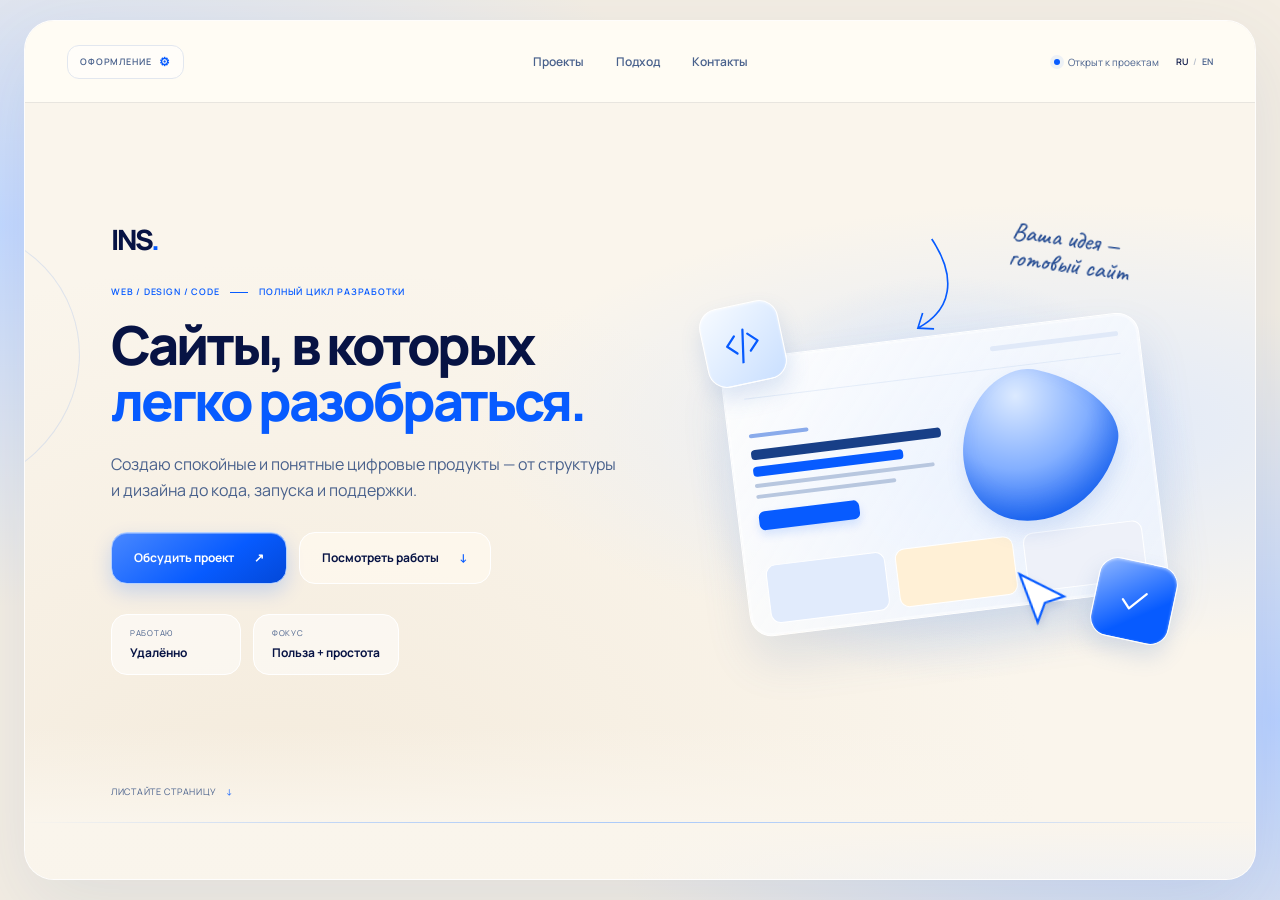
<file: index.html>
<!doctype html>
<html lang="ru" class="no-js">
<head>
  <meta charset="UTF-8">
  <meta name="viewport" content="width=device-width, initial-scale=1.0, viewport-fit=cover">
  <meta name="description" content="INS — дизайн и разработка понятных сайтов и цифровых продуктов под ключ.">
  <meta name="theme-color" content="#faf5ec">
  <meta name="color-scheme" content="dark light">
  <meta property="og:type" content="website">
  <meta property="og:title" content="INS — понятные сайты для людей и бизнеса">
  <meta property="og:description" content="Проектирование, дизайн и разработка — от идеи до запуска.">
  <meta property="og:url" content="https://insolent77.github.io/portfolio/">
  <meta property="og:image" content="https://insolent77.github.io/portfolio/assets/og-cover-v2.png">
  <meta property="og:image:type" content="image/png">
  <meta property="og:image:width" content="1200">
  <meta property="og:image:height" content="630">
  <meta property="og:image:alt" content="INS portfolio">
  <meta name="twitter:card" content="summary_large_image">
  <meta name="twitter:image" content="https://insolent77.github.io/portfolio/assets/og-cover-v2.png">
  <title>INS — дизайн и разработка сайтов</title>
  <link rel="icon" href="favicon.svg" type="image/svg+xml">
  <link rel="preconnect" href="https://fonts.googleapis.com">
  <link rel="preconnect" href="https://fonts.gstatic.com" crossorigin>
  <link rel="stylesheet" href="https://fonts.googleapis.com/css2?family=Caveat:wght@500&family=Manrope:wght@400;500;600;700;800&family=Prata&display=swap">
  <link rel="stylesheet" href="styles.css">
  <link rel="stylesheet" href="spacing.css">
  <link rel="stylesheet" href="polish.css">
  <link rel="stylesheet" href="alex-carousel.css">
  <link rel="stylesheet" href="approach.css">
  <link rel="stylesheet" href="appearance-legacy.css">
  <link rel="stylesheet" href="studio.css">
  <link rel="stylesheet" href="contact-dialog.css">
  <script>document.documentElement.classList.remove('no-js');try{if(localStorage.getItem('portfolio-sound')===null)localStorage.setItem('portfolio-sound','off')}catch{}</script>
</head>
<body data-background="mist" data-glass="porcelain">
  <a data-stat="skip" class="skip-link" href="#main-scroll" data-i18n="skipLink">Перейти к содержимому</a>

  <div class="ambient" aria-hidden="true">
    <div class="ambient__coffee"></div>
    <div class="ambient__home"><div class="home-window"><i></i><i></i></div><div class="home-lamp"><i></i></div><div class="home-sofa"><i></i><i></i></div><div class="home-plant"><i></i><i></i><i></i></div></div>
    <div class="ambient__glow"><i></i><i></i><i></i></div>
    <div class="ambient__beam"></div>
  </div>

  <main class="glass" aria-label="Портфолио INS">
    <header class="toolbar">
      <div class="appearance-wrap">
        <button data-stat="appearance" class="appearance-toggle" type="button" data-appearance-toggle aria-expanded="false"><span data-extra-i18n="appearanceToggle">Оформление</span><i>⚙</i></button>
        <div class="appearance" aria-label="Настройки оформления" data-appearance-panel>
          <div class="switcher" role="group" aria-labelledby="background-label">
            <span class="switcher__label" id="background-label" data-i18n="backgroundLabel">Фон</span>
            <button data-stat="theme-mist" class="choice choice--mist" type="button" data-background-choice="mist" aria-label="Кремовый фон с голубым свечением" title="Кремовый фон с голубым свечением"><i></i></button>
            <button data-stat="theme-coffee" class="choice choice--coffee" type="button" data-background-choice="coffee" aria-label="Тёмный кофейный фон" title="Тёмный кофейный фон"><i></i></button>
            <button data-stat="theme-home" class="choice choice--home" type="button" data-background-choice="home" aria-label="Домашний интерьер" title="Домашний интерьер"><i></i></button>
            <button data-stat="theme-glow" class="choice choice--glow" type="button" data-background-choice="glow" aria-label="Абстрактный свет" title="Абстрактный свет"><i></i></button>
            <button data-stat="theme-cobalt" class="choice choice--cobalt" type="button" data-background-choice="cobalt" aria-label="Кобальтовый фон" title="Кобальтовый фон"><i></i></button>
          </div>
          <div class="switcher" role="group" aria-labelledby="glass-label">
            <span class="switcher__label" id="glass-label" data-i18n="glassLabel">Стекло</span>
            <button data-stat="theme-porcelain" class="choice choice--porcelain" type="button" data-glass-choice="porcelain" aria-label="Светлое оформление с синими акцентами" title="Светлое оформление с синими акцентами"><i></i></button>
            <button data-stat="theme-dark" class="choice choice--dark" type="button" data-glass-choice="dark" aria-label="Тёмное стекло" title="Тёмное стекло"><i></i></button>
            <button data-stat="theme-milk" class="choice choice--milk" type="button" data-glass-choice="milk" aria-label="Молочное стекло" title="Молочное стекло"><i></i></button>
            <button data-stat="theme-cocoa" class="choice choice--cocoa" type="button" data-glass-choice="cocoa" aria-label="Коричневое стекло" title="Коричневое стекло"><i></i></button>
            <button data-stat="theme-sand" class="choice choice--sand" type="button" data-glass-choice="sand" aria-label="Песочное стекло" title="Песочное стекло"><i></i></button>
          </div>
          <button data-stat="sound" class="sound-toggle" type="button" data-sound-toggle aria-pressed="false" aria-label="Включить звуки" title="Включить звуки">
            <svg viewBox="0 0 24 24" aria-hidden="true"><path class="sound-toggle__body" d="M5 9h3.2L12 6v12l-3.8-3H5Z"/><path class="sound-toggle__waves" d="M15 9.2c.8.7 1.2 1.6 1.2 2.8s-.4 2.1-1.2 2.8M17.4 7c1.4 1.3 2.1 3 2.1 5s-.7 3.7-2.1 5"/><path class="sound-toggle__mute" d="m15.4 9.4 4.2 5.2m0-5.2-4.2 5.2"/></svg>
          </button>
        </div>
      </div>
      <nav class="nav" aria-label="Основная навигация"><a data-stat="nav-projects" href="#projects" data-nav-link data-i18n="navProjects">Проекты</a><a data-stat="nav-approach" href="#approach" data-nav-link data-i18n="navApproach">Подход</a><a data-stat="nav-contacts" href="#contacts" data-nav-link data-i18n="navContacts">Контакты</a></nav>
      <div class="toolbar__end"><span class="availability"><i></i><span data-i18n="availability">Открыт к проектам</span></span><button data-stat="language" class="language" type="button" data-language-toggle aria-label="Switch language"><span data-language-option="ru">RU</span><i>/</i><span data-language-option="en">EN</span></button></div>
    </header>

    <div class="scroll" id="main-scroll" tabindex="-1">
      <section class="hero section" id="top" aria-labelledby="hero-title">
        <div class="hero__copy">
          <a data-stat="brand" class="brand reveal" href="#top" aria-label="INS — наверх">INS<span>.</span></a>
          <p class="eyebrow reveal"><span>WEB / DESIGN / CODE</span><i></i><span data-i18n="heroKicker">Полный цикл разработки</span></p>
          <h1 id="hero-title" class="reveal" data-i18n-html="heroTitle">Сайты, в которых<br><em>легко разобраться.</em></h1>
          <p class="hero__lead reveal" data-i18n="heroLead">Создаю спокойные и понятные цифровые продукты — от структуры и дизайна до кода, запуска и поддержки.</p>
          <div class="hero__actions reveal"><a data-stat="hero-contact" class="button button--primary" href="https://t.me/INS8988" target="_blank" rel="noreferrer"><span data-i18n="heroCta">Обсудить проект</span><i>↗</i></a><a data-stat="hero-work" class="button button--quiet" href="#projects"><span data-i18n="heroWork">Посмотреть работы</span><i>↓</i></a></div>
          <div class="hero__facts reveal"><p><span data-i18n="factPlaceLabel">Работаю</span><b data-i18n="factPlace">Удалённо</b></p><p><span data-i18n="factFocusLabel">Фокус</span><b data-i18n="factFocus">Польза + простота</b></p></div>
        </div>
        <div class="hero-art" aria-hidden="true">
          <div class="hero-art__halo"></div>
          <div class="hero-art__note" data-i18n="heroArtNote">Ваша идея —<br>готовый сайт</div>
          <svg class="hero-art__arrow" viewBox="0 0 100 75"><path d="M8 5c48-3 73 19 72 57m-11-11 11 12 9-14"/></svg>
          <div class="hero-art__window">
            <div class="hero-art__bar"><i></i><i></i><i></i><span></span></div>
            <div class="hero-art__page"><div class="hero-art__lines"><i></i><b></b><b></b><span></span><span></span><em></em></div><div class="hero-art__shape"></div></div>
            <div class="hero-art__cards"><i></i><i></i><i></i></div>
          </div>
          <div class="hero-art__tile hero-art__tile--code"><svg viewBox="0 0 40 40"><path d="m13 11-9 9 9 9m14-18 9 9-9 9m-4-23-6 34"/></svg></div>
          <div class="hero-art__tile hero-art__tile--check"><svg viewBox="0 0 40 40"><path d="m9 21 8 8 15-18"/></svg></div>
          <svg class="hero-art__cursor" viewBox="0 0 48 56"><path d="m6 4 35 28-18 2-10 16Z"/></svg>
        </div>
        <a data-stat="scroll" class="scroll-hint reveal" href="#projects" data-scroll-hint><span data-i18n="scrollHint">Листайте страницу</span><i>↓</i></a>
      </section>

      <section class="projects section" id="projects" aria-labelledby="projects-title">
        <header class="section-head reveal"><p class="section-label"><span>01</span><span data-i18n="projectsLabel">Портфолио</span></p><h2 id="projects-title" data-i18n-html="projectsTitle">Мои <em>проекты</em></h2><p data-i18n="projectsIntro">Здесь можно посмотреть, что я уже сделал: сайты, приложения и небольшие инструменты для повседневных задач.</p></header>
        <div class="project-list">
          <article class="project reveal">
            <a data-stat="alex" class="project__cover" href="https://alex-educator.com" target="_blank" rel="noreferrer" aria-label="Открыть Alex Educator">
              <div class="preview project-preview project-preview--alex" aria-hidden="true"><div class="project-preview__frame"><img src="assets/alex-admin-preview.svg" alt=""></div></div><span class="project__arrow">↗</span>
            </a>
            <div class="project__copy"><p class="project__meta"><span>01 / EDTECH</span><span data-i18n="fullCycle">Полный цикл</span></p><h3>Alex Educator</h3><p data-i18n="alexDescription">Цифровая экосистема преподавателя: сайт, тестирование, электронные договоры, расписание, админ-панель и кабинет ученика.</p><div class="project__results"><span data-extra-i18n="alexResultOne">Сайт + админ-панель + личный кабинет</span><span data-extra-i18n="alexResultTwo">Полный цикл разработки</span></div><ul aria-label="Технологии"><li>UX/UI</li><li>JavaScript</li><li>PHP</li><li>MySQL</li></ul></div>
          </article>

          <article class="project reveal">
            <a data-stat="textmate" class="project__cover" href="https://github.com/Insolent77/TextMate" target="_blank" rel="noreferrer" aria-label="Открыть TextMate на GitHub">
              <div class="preview project-preview project-preview--textmate" aria-hidden="true"><div class="project-preview__frame textmate-ui"><header><b>TextMate</b><span>● AI ready</span></header><div class="textmate-ui__body"><p>Мы пошли домой потому что стемнело.</p><div><i>Исправить</i><i>Перевод</i><i>Короче</i></div><p class="textmate-ui__result">Мы пошли домой, потому что стемнело.</p></div></div></div><span class="project__arrow">↗</span>
            </a>
            <div class="project__copy"><p class="project__meta"><span>02 / BROWSER EXTENSION</span><span data-i18n="browserExtension">Помощник в браузере</span></p><h3 data-i18n="textMateTitle">TextMate — помощник с текстом</h3><p data-i18n="textMateDescription">Когда нужно поправить письмо, перевести абзац или сократить длинный текст, не обязательно открывать отдельный сервис. Выделяете нужный фрагмент на странице — TextMate помогает отредактировать его прямо в браузере.</p><div class="project__results"><span data-extra-i18n="textMateResultOne">Исправляет ошибки, переводит и сокращает текст</span><span data-extra-i18n="textMateResultTwo">Не нужно копировать текст в другой сервис</span></div><ul aria-label="Технологии"><li>JavaScript</li><li>Browser API</li><li>Ollama</li><li>AI API</li></ul></div>
          </article>

          <article class="project reveal">
            <a data-stat="git-time" class="project__cover" href="https://insolent77.github.io/git-time-machine" target="_blank" rel="noreferrer" aria-label="Открыть Git Time Machine"><div class="preview project-preview project-preview--git" aria-hidden="true"><div class="project-preview__frame git-ui"><header><span>GIT TIME MACHINE</span><b>LIVE</b></header><div class="git-map"><i></i><i></i><i></i><i></i><i></i><span>main</span><span>feature/ui</span><span>release</span></div><footer><span>34 commits</span><span>Explore →</span></footer></div></div><span class="project__arrow">↗</span></a>
            <div class="project__copy"><p class="project__meta"><span>03 / DEV TOOL</span><span data-i18n="webApp">Для разработчиков</span></p><h3 data-i18n="gitTitle">Git Time Machine — история проекта</h3><p data-i18n="gitDescription">Разработчики сохраняют изменения в коде с помощью Git. Со временем таких записей становится много, и разобраться в них непросто. Этот инструмент показывает историю проекта на карте: можно посмотреть, что менялось и как шла работа.</p><div class="project__results"><span data-extra-i18n="gitResultOne">Показывает изменения в порядке их появления</span><span data-extra-i18n="gitResultTwo">Помогает проследить разные направления работы</span></div><ul aria-label="Технологии"><li>TypeScript</li><li>Git</li><li>Data UI</li><li>Motion</li></ul></div>
          </article>

          <article class="project reveal">
            <a data-stat="future-cover" class="project__cover" href="https://t.me/INS8988" target="_blank" rel="noreferrer" aria-label="Обсудить новый проект"><div class="preview project-preview project-preview--future" aria-hidden="true"><div class="project-preview__frame future-ui"><span class="future-ui__label">YOUR PROJECT</span><div class="future-ui__wire"><i></i><i></i><i></i><i></i></div><strong>+</strong><small>Сайт / сервис / автоматизация</small></div></div><span class="project__arrow">↗</span></a>
            <div class="project__copy"><p class="project__meta"><span>04 / YOUR PROJECT</span><span data-i18n="inProgress">Место для нового</span></p><h3 data-i18n="futureTitle">Ваш будущий сайт</h3><p data-i18n="futureDescription">Может быть, вы хотите рассказать о своём деле, принимать заявки или избавить себя от ручной работы. Напишите, что задумали. Вместе разберёмся, что для этого нужно и с чего начать.</p><div class="project__results"><span data-extra-i18n="futureResultOne">Помогу разобраться, какой сайт вам нужен</span><span data-extra-i18n="futureResultTwo">Объясню, как всё устроено и как этим пользоваться</span></div><a data-stat="future-contact" class="inline-link" href="https://t.me/INS8988" target="_blank" rel="noreferrer"><span data-i18n="futureCta">Обсудить проект</span> ↗</a></div>
          </article>
        </div>
      </section>

      <section class="approach section" id="approach" aria-labelledby="approach-title">
        <header class="section-head reveal"><p class="section-label"><span>02</span><span data-i18n="approachLabel">Подход</span></p><h2 id="approach-title" data-i18n-html="approachTitle">Один специалист.<br><em>Весь путь продукта.</em></h2><p data-i18n="approachIntro">Вам не нужно координировать нескольких исполнителей. Я погружаюсь в задачу, создаю дизайн, пишу код и остаюсь рядом после запуска.</p></header>
        <ol class="steps"><li class="reveal"><span>01</span><div><h3 data-i18n="stepOneTitle">Понять задачу</h3><p data-i18n="stepOneCopy">Обсудим цель, пользователей и желаемый результат простыми словами.</p></div><i>DISCOVERY</i></li><li class="reveal"><span>02</span><div><h3 data-i18n="stepTwoTitle">Собрать решение</h3><p data-i18n="stepTwoCopy">Продумую структуру, интерфейс и техническую основу как единую систему.</p></div><i>DESIGN + CODE</i></li><li class="reveal"><span>03</span><div><h3 data-i18n="stepThreeTitle">Проверить и запустить</h3><p data-i18n="stepThreeCopy">Тестирую ключевые сценарии, публикую проект и передаю понятные инструкции.</p></div><i>QA + LAUNCH</i></li><li class="reveal"><span>04</span><div><h3 data-i18n="stepFourTitle">Развивать дальше</h3><p data-i18n="stepFourCopy">Не исчезаю после запуска: проект можно поддерживать и постепенно улучшать.</p></div><i>SUPPORT</i></li></ol>
        <div class="principles reveal"><p><span>01</span><b data-i18n="principleOne">Понятный язык</b></p><p><span>02</span><b data-i18n="principleTwo">Адаптив для любого экрана</b></p><p><span>03</span><b data-i18n="principleThree">Без лишних функций</b></p></div>
      </section>

      <section class="contacts section" id="contacts" aria-labelledby="contacts-title">
        <div class="contacts__glow" aria-hidden="true"></div>
        <div class="trust-line reveal"><i>→</i><p><strong data-extra-i18n="trustTitle">Есть задача, но нет тз — это нормально</strong><span data-extra-i18n="trustText">Не нужно заранее разбираться в технических деталях. Расскажите, что хотите получить, а я помогу с остальным.</span></p></div>
        <header class="section-head section-head--contacts reveal"><p class="section-label"><span>03</span><span data-i18n="contactsLabel">Контакты</span></p><h2 id="contacts-title" data-i18n-html="contactsTitle">Расскажите об идее,<br><em>и я помогу её реализовать</em></h2><p data-i18n="contactsIntro">Напишите мне, что хотите сделать. Можно своими словами, с примерами или просто ссылкой на сайт, который вам нравится.</p></header>
        <div class="contact-list reveal"><a data-stat="contact-tg" href="https://t.me/INS8988" target="_blank" rel="noreferrer"><span><i>01</i>Telegram</span><b>@INS8988</b><em>↗</em></a><a data-stat="contact-gh" href="https://github.com/INSolent77" target="_blank" rel="noreferrer"><span><i>02</i>GitHub</span><b>INSolent77</b><em>↗</em></a><a data-stat="contact-avito" href="https://www.avito.ru/nizhniy_novgorod/predlozheniya_uslug/sozdanie_saytov_pod_klyuch_8267151504" target="_blank" rel="noreferrer"><span><i>03</i>Avito</span><b data-i18n="avitoText">Создание сайтов</b><em>↗</em></a></div>
        <footer class="footer reveal"><span>© <b data-year>2026</b> INS</span><span data-i18n="footerText">Дизайн и разработка с вниманием к людям</span><a data-stat="footer-top" href="#top" data-i18n="backTop">Наверх ↑</a></footer>
      </section>
    </div>
  </main>
  <dialog id="contact-dialog" aria-labelledby="brief-title" aria-describedby="brief-note">
    <button type="button" class="brief-close" aria-label="Закрыть">×</button>
    <h2 id="brief-title">Обсудить проект</h2>
    <p id="brief-note">Оба поля необязательны. Сообщение можно проверить и отправить в Telegram.</p>
    <label for="brief-idea">Что вы хотите сделать?</label>
    <textarea id="brief-idea" rows="3" maxlength="1200"></textarea>
    <label for="brief-reference">Ссылка на пример</label>
    <input id="brief-reference" type="text" inputmode="url" maxlength="800" placeholder="https://">
    <div class="brief-actions">
      <a class="button button--primary" id="brief-draft" href="https://t.me/INS8988" target="_blank" rel="noreferrer" data-stat="contact-tg">С заявкой в Telegram</a>
      <a class="button button--quiet" id="brief-direct" href="https://t.me/INS8988" target="_blank" rel="noreferrer" data-stat="contact-tg">Сразу в Telegram</a>
    </div>
  </dialog>
  <script src="analytics-config.js"></script>
  <script src="analytics.js?v=2"></script>
  <script src="script.js"></script>
  <script src="polish.js"></script>
  <script src="approach-redesign.js"></script>
  <script src="contact-dialog.js"></script>
</body>
</html>
</file>
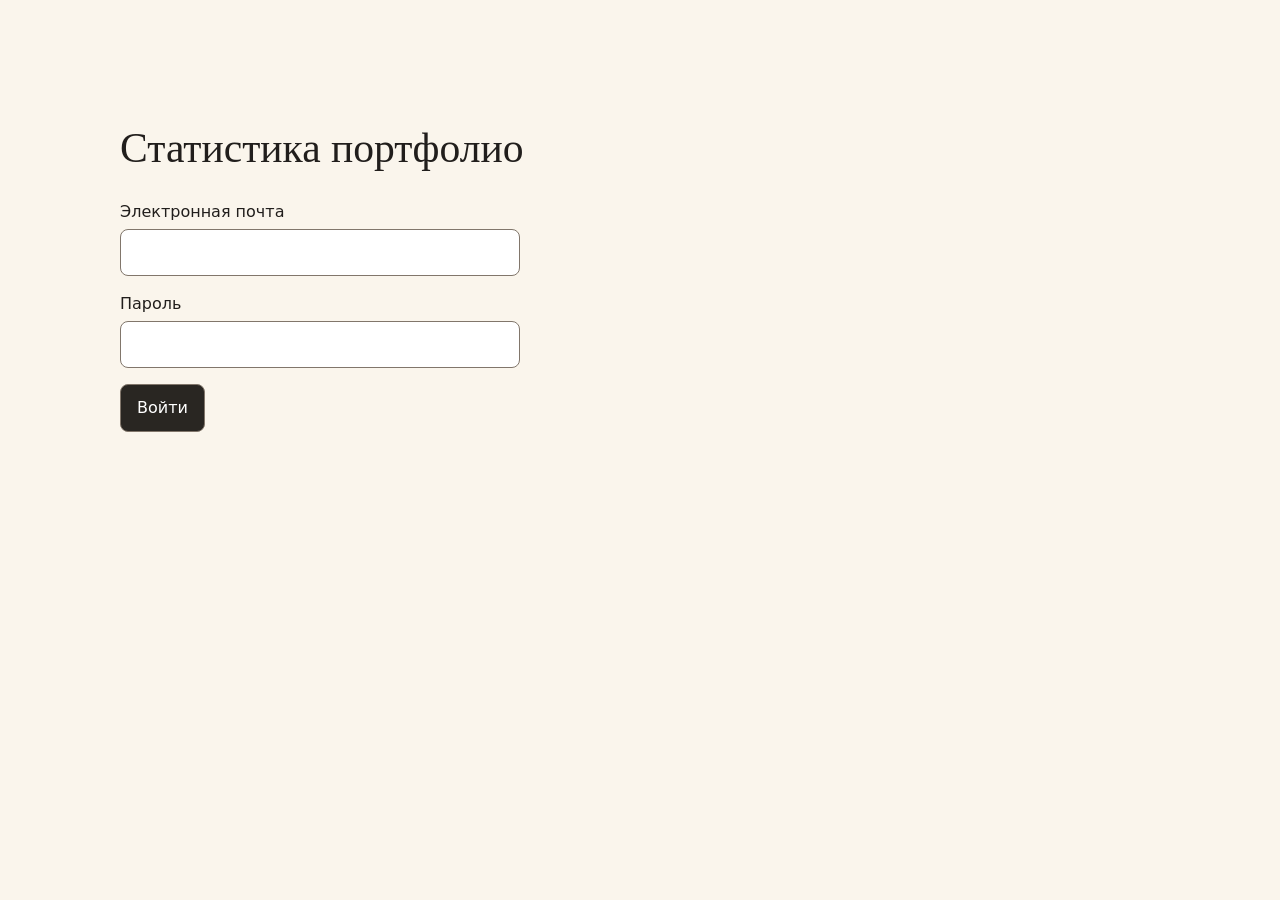
<file: stats/index.html>
<!doctype html>
<html lang="ru">
<meta charset="utf-8">
<meta name="viewport" content="width=device-width,initial-scale=1">
<meta name="robots" content="noindex,nofollow">
<title>Статистика · INS</title>
<style>
* { box-sizing:border-box } body { margin:0; background:#faf5ec; color:#211e1c; font:1rem/1.55 system-ui,sans-serif }
main { max-width:44rem; margin:8vh auto; padding:1.5rem } h1 { font:2.6rem Georgia,serif }
label,input { display:block } input,button { font:inherit; padding:.65rem 1rem; border:1px solid #81766b; border-radius:.5rem }
input { width:min(100%,25rem); margin:.25rem 0 1rem } button { background:#292622; color:white; cursor:pointer }
table { width:100%; border-collapse:collapse } th,td { padding:.45rem; text-align:left; border-bottom:1px solid #d2c9bd }
td:last-child,th:last-child { text-align:right } caption { text-align:left; font-weight:bold; margin:1rem 0 }
th[scope="rowgroup"] { text-align:left; padding-top:1.2rem; color:#50483f }
.exclude { display:inline-flex; align-items:center; gap:.45rem; margin-top:1rem }
.exclude input { width:auto; margin:0; accent-color:#167467 }
#metrics { display:grid; grid-template-columns:repeat(auto-fit,minmax(min(100%,14rem),1fr)); gap:.7rem }
#metrics article { background:#f5f9fa; border-radius:.6rem; padding:.85rem 1rem }
#metrics strong,#metrics small { display:block }
#metrics strong { font-size:1.35rem }
</style>
<link rel="stylesheet" href="chart.css?v=5">
<main>
<h1>Статистика портфолио</h1>
<form id="login" hidden>
<label>Электронная почта<input name="email" type="email" autocomplete="username" required></label>
<label>Пароль<input name="password" type="password" autocomplete="current-password" required></label>
<button>Войти</button>
</form>
<p role="status" id="status"></p>
<button type="button" id="logout" hidden>Выйти</button>
<section id="report" hidden>
<label class="exclude"><input type="checkbox" id="exclude-browser">Не учитывать этот браузер</label>
<small id="exclude-status" role="status"></small>
<section id="daily" aria-labelledby="chart-title">
<h2 id="chart-title">Посещаемость по дням</h2>
<form id="range-filter">
<label>От<input type="date" name="from" required></label>
<label>По<input type="date" name="to" required></label>
<button type="submit">Показать</button>
<button type="button" id="this-week">Текущая неделя</button>
</form>
<p id="period"></p>
<div id="metrics" aria-live="polite"></div>
<div class="legend"><span>Посетители</span><span>Нажатия</span></div>
<svg id="chart" viewBox="0 0 680 245" tabindex="0" role="group" aria-label="Дневная статистика. Для выбора дня используйте стрелки влево и вправо."></svg>
<div id="day-detail" aria-live="polite"></div>
<aside id="chart-popup" tabindex="0" aria-label="Нажатия по кнопкам за день" hidden></aside>
</section>
<h2>Уникальные браузеры · <span id="visitors"></span></h2>
<table><caption>За всё время</caption><thead><tr><th>Кнопка или ссылка</th><th>Нажатия</th></tr></thead>
<tbody id="primary-controls"></tbody><tbody id="other-controls"></tbody></table>
</section>
</main>
<script src="../analytics-config.js"></script>
<script src="supabase-2.119.2.js"></script>
<script src="chart.js?v=6"></script>
<script src="stats.js?v=8"></script>
</html>
</file>
<file: styles.css>
:root {
  --font-body: 'Manrope', Arial, sans-serif;
  --font-display: 'Prata', Georgia, serif;
  --accent: #d18a5b;
  --green: #91ad7a;
  --ease: cubic-bezier(.2, .8, .2, 1);
  --radius: clamp(24px, 3vw, 44px);
  --panel-width: min(1180px, calc(100vw - 64px));
  --panel-height: min(900px, calc(100svh - 64px));
  --toolbar-height: 82px;
  --glass-bg: rgba(45, 31, 24, .72);
  --glass-strong: rgba(38, 27, 21, .9);
  --glass-soft: rgba(255, 246, 234, .065);
  --glass-line: rgba(255, 244, 229, .14);
  --glass-text: #f7eee2;
  --glass-muted: rgba(247, 238, 226, .62);
  --glass-shadow: 0 36px 100px rgba(10, 7, 5, .5);
}

body[data-glass='dark'] {
  --glass-bg: rgba(15, 15, 14, .76);
  --glass-strong: rgba(17, 17, 16, .93);
  --glass-soft: rgba(255, 255, 255, .055);
  --glass-line: rgba(255, 255, 255, .13);
  --glass-text: #f5f3ed;
  --glass-muted: rgba(245, 243, 237, .58);
  --accent: #dc9465;
}

body[data-glass='milk'] {
  --glass-bg: rgba(246, 237, 221, .75);
  --glass-strong: rgba(247, 239, 225, .94);
  --glass-soft: rgba(91, 62, 43, .055);
  --glass-line: rgba(67, 47, 34, .16);
  --glass-text: #2c241e;
  --glass-muted: rgba(44, 36, 30, .62);
  --glass-shadow: 0 36px 100px rgba(31, 21, 14, .32);
  --accent: #ad5f36;
}

* { box-sizing: border-box; }
html, body { min-width: 280px; min-height: 100%; }
html { background: #1d1510; }
body {
  margin: 0; height: 100svh; overflow: hidden;
  color: var(--glass-text); font-family: var(--font-body); font-size: 16px; line-height: 1.6;
  -webkit-font-smoothing: antialiased; transition: color 450ms var(--ease);
}
body, button { font-family: var(--font-body); }
button { color: inherit; }
a { color: inherit; text-decoration: none; }
img { display: block; max-width: 100%; height: auto; }
h1, h2, h3, p, ol, ul { margin: 0; }
ol, ul { padding: 0; list-style: none; }
button { padding: 0; border: 0; background: none; cursor: pointer; }
::selection { background: var(--accent); color: #fff; }
:focus-visible { outline: 2px solid var(--accent); outline-offset: 3px; }

.skip-link { position: fixed; z-index: 1000; top: -80px; left: 20px; padding: 11px 17px; background: #191714; color: #fff; transition: top 180ms ease; }
.skip-link:focus { top: 14px; }

.ambient, .ambient > div { position: fixed; inset: 0; }
.ambient { z-index: -1; overflow: hidden; background: #1e1510; }
.ambient > div { backface-visibility: hidden; transition: opacity 700ms var(--ease), transform 900ms var(--ease); }
.ambient__coffee {
  opacity: 1;
  background:
    radial-gradient(circle at 22% 26%, rgba(204, 137, 84, .3), transparent 26%),
    radial-gradient(circle at 82% 76%, rgba(92, 52, 31, .55), transparent 35%),
    linear-gradient(135deg, #382419, #17110e 54%, #2a1a13);
}
.ambient__coffee::before, .ambient__coffee::after { content: ''; position: absolute; border-radius: 50%; }
.ambient__coffee::before { width: 58vw; height: 58vw; left: -22vw; bottom: -29vw; background: radial-gradient(circle, rgba(196, 110, 57, .22), transparent 69%); }
.ambient__coffee::after { width: 48vw; height: 48vw; right: -22vw; top: -25vw; background: radial-gradient(circle, rgba(219, 173, 113, .12), transparent 70%); }

.ambient__home { opacity: 0; background: linear-gradient(180deg, #4d392c 0 68%, #2d211a 68%); filter: saturate(.75); }
.ambient__home::before { content: ''; position: absolute; inset: 0; background: radial-gradient(circle at 72% 28%, rgba(255, 225, 172, .34), transparent 31%), linear-gradient(90deg, rgba(21, 15, 12, .48), transparent 30% 70%, rgba(21, 15, 12, .45)); }
.home-window { position: absolute; top: 8%; right: 8%; width: min(31vw, 480px); aspect-ratio: .82; border: 16px solid #2d211b; background: linear-gradient(160deg, #d9b883, #7d6451); box-shadow: 0 18px 80px rgba(255, 210, 142, .2); }
.home-window::before, .home-window::after { content: ''; position: absolute; background: rgba(49, 36, 29, .6); }
.home-window::before { top: 0; bottom: 0; left: 49%; width: 10px; }
.home-window::after { left: 0; right: 0; top: 47%; height: 10px; }
.home-window i { position: absolute; width: 22%; height: 45%; bottom: 0; background: rgba(49, 57, 44, .45); clip-path: polygon(50% 0, 90% 35%, 75% 100%, 25% 100%, 8% 36%); }
.home-window i:first-child { left: 5%; }.home-window i:last-child { right: 5%; height: 30%; }
.home-lamp { position: absolute; left: 9%; bottom: 23%; width: 170px; height: 350px; }
.home-lamp::before { content: ''; position: absolute; left: 72px; top: 78px; bottom: 0; width: 8px; background: #1d1713; }
.home-lamp::after { content: ''; position: absolute; left: 25px; top: 0; width: 105px; height: 100px; border-radius: 50% 50% 20% 20%; background: #b99a72; box-shadow: 0 0 75px rgba(255, 216, 155, .4); }
.home-lamp i { position: absolute; left: 30px; right: 8px; bottom: 0; height: 10px; border-radius: 50%; background: #17110e; }
.home-sofa { position: absolute; left: 23%; bottom: 4%; width: min(55vw, 850px); height: 26%; border-radius: 50px 50px 12px 12px; background: #75604e; box-shadow: inset 0 16px 35px rgba(255,255,255,.05), 0 30px 60px rgba(0,0,0,.3); }
.home-sofa::before, .home-sofa::after { content: ''; position: absolute; top: -26%; width: 48%; height: 70%; border-radius: 30px; background: #806956; border: 1px solid rgba(255,255,255,.07); }
.home-sofa::before { left: 1%; }.home-sofa::after { right: 1%; }
.home-sofa i { position: absolute; z-index: 2; top: -35%; width: 110px; height: 110px; border-radius: 22px; background: #a87b5d; transform: rotate(8deg); }
.home-sofa i:first-child { left: 12%; }.home-sofa i:last-child { right: 13%; transform: rotate(-8deg); background: #59634e; }
.home-plant { position: absolute; right: 4%; bottom: 4%; width: 190px; height: 330px; }
.home-plant::after { content: ''; position: absolute; bottom: 0; left: 42px; width: 110px; height: 110px; clip-path: polygon(10% 0,90% 0,75% 100%,25% 100%); background: #493529; }
.home-plant i { position: absolute; bottom: 85px; left: 80px; width: 55px; height: 170px; border-radius: 100% 0 100% 0; background: #42513c; transform-origin: bottom; }
.home-plant i:nth-child(1) { transform: rotate(-42deg); }.home-plant i:nth-child(2) { transform: rotate(5deg); height: 210px; }.home-plant i:nth-child(3) { transform: rotate(43deg); }

.ambient__glow { opacity: 0; background: #211914; }
.ambient__glow i { position: absolute; border-radius: 50%; }
.ambient__glow i:nth-child(1) { width: 58vw; height: 58vw; left: -15vw; top: -25vw; background: radial-gradient(circle, rgba(221, 158, 96, .65), rgba(221, 158, 96, 0) 68%); }
.ambient__glow i:nth-child(2) { width: 55vw; height: 55vw; right: -20vw; bottom: -28vw; background: radial-gradient(circle, rgba(124, 80, 53, .7), rgba(124, 80, 53, 0) 68%); }
.ambient__glow i:nth-child(3) { width: 28vw; height: 28vw; left: 48%; top: 30%; background: radial-gradient(circle, rgba(219, 188, 139, .18), transparent 65%); }
.ambient__beam { pointer-events: none; opacity: .22; transform: rotate(-13deg) translate(-22%, -42%); transform-origin: top left; background: linear-gradient(90deg, transparent 16%, rgba(255, 231, 191, .1) 22%, rgba(255, 231, 191, .035) 30%, transparent 36% 41%, rgba(255, 231, 191, .07) 47%, rgba(255, 231, 191, .02) 54%, transparent 61%); }
body[data-background='home'] .ambient__coffee, body[data-background='glow'] .ambient__coffee { opacity: 0; }
body[data-background='home'] .ambient__home { opacity: 1; transform: scale(1.03); }
body[data-background='glow'] .ambient__glow { opacity: 1; transform: scale(1.05); }

.glass {
  position: fixed; inset: 50% auto auto 50%; width: var(--panel-width); height: var(--panel-height); max-height: 900px;
  transform: translate(-50%, -50%); overflow: hidden; border: 1px solid var(--glass-line); border-radius: var(--radius);
  background: var(--glass-bg); color: var(--glass-text); box-shadow: var(--glass-shadow), inset 0 1px 0 rgba(255,255,255,.08);
  backdrop-filter: blur(24px) saturate(115%); -webkit-backdrop-filter: blur(24px) saturate(115%);
  transition: background 450ms var(--ease), color 450ms var(--ease), border-color 450ms var(--ease), box-shadow 450ms var(--ease);
}
.glass::before { content: ''; position: absolute; z-index: 10; inset: 0; border-radius: inherit; pointer-events: none; box-shadow: inset 0 0 70px rgba(255,255,255,.025); }

.toolbar {
  position: absolute; z-index: 30; top: 0; left: 0; right: 0; height: var(--toolbar-height); padding: 0 clamp(24px, 3.3vw, 48px);
  display: grid; grid-template-columns: 1fr auto 1fr; align-items: center; gap: 24px;
  background: linear-gradient(180deg, var(--glass-strong), color-mix(in srgb, var(--glass-strong) 72%, transparent));
  border-bottom: 1px solid var(--glass-line); backdrop-filter: blur(18px); -webkit-backdrop-filter: blur(18px);
}
.appearance { display: flex; align-items: center; gap: 16px; min-width: 0; }
.switcher { display: flex; align-items: center; gap: 5px; }
.switcher + .switcher { padding-left: 16px; border-left: 1px solid var(--glass-line); }
.switcher__label { margin-right: 3px; color: var(--glass-muted); font-size: 8px; font-weight: 600; letter-spacing: .1em; text-transform: uppercase; }
.choice { width: 24px; height: 24px; padding: 4px; display: grid; place-items: center; border-radius: 7px; border: 1px solid transparent; transition: background 180ms ease, border-color 180ms ease, transform 180ms ease; }
.choice:hover { background: var(--glass-soft); transform: translateY(-1px); }
.choice.is-active { border-color: var(--accent); background: var(--glass-soft); }
.choice i { display: block; width: 12px; height: 12px; border: 1px solid var(--glass-line); }
.choice--coffee i { border-radius: 50%; background: #4a2d1d; box-shadow: inset 3px 0 #b47043; }
.choice--home i { border-radius: 2px; background: linear-gradient(90deg, #a77f5d 48%, #3d4937 48%); clip-path: polygon(50% 0, 100% 38%, 88% 38%, 88% 100%, 12% 100%, 12% 38%, 0 38%); }
.choice--glow i { border: 0; border-radius: 50%; background: radial-gradient(circle at 35% 35%, #f2c88e, #9f5938 50%, transparent 72%); }
.choice--dark i { border-radius: 3px; background: rgba(12,12,11,.92); }
.choice--milk i { border-radius: 3px; background: rgba(245,236,218,.88); }
.choice--cocoa i { border-radius: 3px; background: rgba(83,55,40,.92); }
.sound-toggle { width: 28px; height: 28px; flex: 0 0 auto; display: grid; place-items: center; border: 1px solid var(--glass-line); border-radius: 8px; color: var(--glass-muted); transition: color 180ms ease, border-color 180ms ease, background 180ms ease, transform 180ms ease; }
.sound-toggle:hover { color: var(--glass-text); border-color: color-mix(in srgb,var(--accent) 58%,var(--glass-line)); background: var(--glass-soft); transform: translateY(-1px); }
.sound-toggle svg { width: 15px; height: 15px; overflow: visible; }
.sound-toggle path { fill: none; stroke: currentColor; stroke-width: 1.7; stroke-linecap: round; stroke-linejoin: round; }
.sound-toggle__body { fill: currentColor !important; stroke: none !important; }
.sound-toggle__mute { opacity: 0; }
.sound-toggle.is-muted .sound-toggle__waves { opacity: 0; }
.sound-toggle.is-muted .sound-toggle__mute { opacity: 1; }
.nav { display: flex; gap: clamp(18px, 2.5vw, 34px); }
.nav a { position: relative; padding: 9px 0; color: var(--glass-muted); font-size: 11px; font-weight: 600; }
.nav a::after { content: ''; position: absolute; left: 0; right: 100%; bottom: 4px; height: 1px; background: var(--accent); transition: right 220ms var(--ease); }
.nav a:hover, .nav a.is-active { color: var(--glass-text); }
.nav a:hover::after, .nav a.is-active::after { right: 0; }
.toolbar__end { justify-self: end; display: flex; align-items: center; gap: 17px; }
.availability { display: flex; align-items: center; gap: 8px; color: var(--glass-muted); font-size: 9px; white-space: nowrap; }
.availability > i { width: 6px; height: 6px; border-radius: 50%; background: var(--green); box-shadow: 0 0 0 4px rgba(145,173,122,.12); }
.language { display: flex; align-items: center; gap: 5px; color: var(--glass-muted); font-size: 9px; font-weight: 600; }
.language span { transition: color 180ms ease; }
.language span.is-active { color: var(--glass-text); }
.language i { opacity: .4; font-style: normal; }

.scroll { position: absolute; inset: var(--toolbar-height) 0 0; overflow-x: hidden; overflow-y: auto; overscroll-behavior: contain; scroll-behavior: smooth; scrollbar-width: thin; scrollbar-color: var(--glass-line) transparent; background: linear-gradient(180deg, transparent 0%, var(--glass-soft) 46%, transparent 100%); }
.scroll.is-outside-scrolling { scroll-behavior: auto; }
.scroll::-webkit-scrollbar { width: 7px; }.scroll::-webkit-scrollbar-track { background: transparent; }.scroll::-webkit-scrollbar-thumb { border: 2px solid transparent; border-radius: 10px; background: var(--glass-line); background-clip: padding-box; }
.section { width: min(100% - clamp(42px, 8vw, 112px), 1030px); margin-inline: auto; scroll-margin-top: 28px; }
.hero { min-height: calc(var(--panel-height) - var(--toolbar-height)); position: relative; padding: clamp(58px, 9vh, 105px) 0 68px; display: flex; align-items: center; }
.hero__copy { width: 100%; max-width: 840px; min-width: 0; }
.brand { width: fit-content; display: block; margin-bottom: clamp(36px, 6vh, 70px); font: 400 22px/1 var(--font-display); letter-spacing: -.05em; }
.brand span { color: var(--accent); }
.eyebrow { display: flex; align-items: center; gap: 11px; color: var(--glass-muted); font-size: 8px; font-weight: 600; letter-spacing: .11em; text-transform: uppercase; }
.eyebrow i { width: 18px; height: 1px; background: var(--accent); }
.hero h1, .section-head h2 { font-family: var(--font-display); font-weight: 400; letter-spacing: -.045em; }
.hero h1 { max-width: 820px; margin-top: 23px; font-size: clamp(43px, 5.1vw, 67px); line-height: 1.1; }
.hero h1 em, .section-head h2 em { color: var(--accent); font-style: italic; }
.hero__lead { max-width: 570px; margin-top: 26px; color: var(--glass-muted); font-size: clamp(14px, 1.3vw, 17px); }
.hero__actions { display: flex; flex-wrap: wrap; gap: 10px; margin-top: 35px; }
.button { min-height: 50px; padding: 0 19px; display: inline-flex; align-items: center; justify-content: center; gap: 20px; border: 1px solid var(--glass-line); border-radius: 14px; font-size: 11px; font-weight: 600; transition: transform 220ms var(--ease), background 220ms var(--ease), color 220ms var(--ease); }
.button i { color: var(--accent); font-style: normal; }
.button--primary { background: var(--glass-text); color: var(--glass-strong); border-color: transparent; }
body[data-glass='milk'] .button--primary { background: #2d241e; color: #f7efe3; }
.button:hover { transform: translateY(-2px); }.button--primary:hover { background: var(--accent); color: #fff; }.button--primary:hover i { color: #fff; }.button--quiet:hover { background: var(--glass-soft); }
.hero__facts { display: flex; gap: clamp(30px, 5vw, 65px); margin-top: clamp(45px, 7vh, 80px); }
.hero__facts p { display: flex; flex-direction: column; gap: 3px; }
.hero__facts span { color: var(--glass-muted); font-size: 8px; letter-spacing: .09em; text-transform: uppercase; }.hero__facts b { font-size: 10px; font-weight: 600; }
.scroll-hint { position: absolute; left: 0; bottom: 25px; display: flex; gap: 10px; color: var(--glass-muted); font-size: 8px; letter-spacing: .08em; text-transform: uppercase; }.scroll-hint i { color: var(--accent); font-style: normal; }

.projects, .approach { width: 100%; position: relative; isolation: isolate; padding: clamp(100px, 14vh, 155px) max(clamp(42px, 8vw, 112px), calc((100% - 1030px)/2)); border: 0; }
.projects { margin-top: -1px; padding-top: clamp(150px, 20vh, 215px); background: linear-gradient(180deg, transparent 0%, color-mix(in srgb, var(--glass-soft) 32%, transparent) 10%, var(--glass-soft) 24%, var(--glass-soft) 84%, transparent 100%); }
.approach { margin-top: -1px; padding-top: clamp(150px, 20vh, 215px); background: linear-gradient(180deg, transparent 0%, color-mix(in srgb, var(--glass-soft) 30%, transparent) 11%, color-mix(in srgb, var(--glass-soft) 76%, transparent) 25%, color-mix(in srgb, var(--glass-strong) 28%, transparent) 82%, transparent 100%); }
.section-head { display: grid; grid-template-columns: minmax(0, 1fr) minmax(220px, .48fr); column-gap: clamp(40px, 8vw, 110px); align-items: end; margin-bottom: 56px; }
.section-label { grid-column: 1 / -1; display: flex; gap: 13px; margin-bottom: 28px; color: var(--glass-muted); font-size: 8px; font-weight: 600; letter-spacing: .11em; text-transform: uppercase; }.section-label span:first-child { color: var(--accent); }
.section-head h2 { font-size: clamp(37px, 4.7vw, 61px); line-height: 1.13; }
.section-head > p:last-child { max-width: 420px; color: var(--glass-muted); font-size: 13px; }
.project-list { display: grid; grid-template-columns: 1fr 1fr; gap: 16px; }
.project { min-width: 0; overflow: hidden; border: 1px solid var(--glass-line); border-radius: 24px; background: var(--glass-soft); transition: transform 300ms var(--ease), border-color 300ms ease; }
.project:hover { transform: translateY(-4px); border-color: color-mix(in srgb, var(--accent) 45%, var(--glass-line)); }
.project__cover { min-height: 285px; position: relative; display: block; overflow: hidden; }
.project__arrow { position: absolute; right: 17px; top: 17px; z-index: 6; width: 36px; height: 36px; display: grid; place-items: center; border: 1px solid rgba(255,255,255,.15); border-radius: 11px; background: rgba(18,17,15,.48); color: #fff; font-size: 13px; backdrop-filter: blur(8px); transition: transform 220ms var(--ease), background 220ms ease; }.project__cover:hover .project__arrow { transform: translate(2px,-2px); background: var(--accent); }
.preview { height: 100%; min-height: 285px; padding: 42px; display: grid; place-items: center; transition: transform 650ms var(--ease); }.project:hover .preview { transform: scale(1.02); }
.preview--educator { background: linear-gradient(145deg, #b6a281, #7f6c54); }
.preview-window { width: 100%; height: 200px; overflow: hidden; border-radius: 8px; background: #f3eee4; box-shadow: 0 25px 45px rgba(37,27,19,.28); transform: rotate(-1.5deg); }
.preview-window__bar { height: 26px; padding: 0 9px; display: flex; align-items: center; gap: 4px; background: #ddd6c9; color: #847a6d; font-size: 6px; }.preview-window__bar i { width: 5px; height: 5px; border-radius: 50%; background: #aa9c8c; }.preview-window__bar span { margin-left: 5px; }
.educator-ui { height: calc(100% - 26px); display: grid; grid-template-columns: 38px 1fr; }.educator-ui aside { padding-top: 15px; display: flex; flex-direction: column; align-items: center; gap: 15px; background: #283249; color: #fff; }.educator-ui aside b { font-family: var(--font-display); font-size: 13px; }.educator-ui aside i { width: 12px; height: 1px; background: rgba(255,255,255,.4); }.educator-ui > div { padding: 28px; }.educator-ui small { color: #9b8f7d; font-size: 5px; letter-spacing: .1em; }.educator-ui strong { display: block; margin: 6px 0 23px; color: #2d3548; font: 400 18px/1.2 var(--font-display); }.educator-ui > div span { display: inline-block; width: 28%; height: 35px; margin-right: 5px; border: 1px solid #ded6c8; background: #e8e2d8; }
.preview--git { background: #20211e; }
.git-ui { width: 100%; height: 200px; padding: 17px; border: 1px solid #4b4c45; border-radius: 4px; background: #141512; color: #dddcd5; box-shadow: 0 25px 45px rgba(0,0,0,.36); transform: rotate(1.5deg); }.git-ui header, .git-ui footer { display: flex; justify-content: space-between; align-items: center; font-size: 6px; letter-spacing: .12em; }.git-ui header b { padding: 2px 6px; background: #607d4e; font-size: 5px; }.git-map { height: 128px; margin: 13px 0; position: relative; overflow: hidden; border: 1px solid #34352f; background-image: linear-gradient(#292a26 1px,transparent 1px),linear-gradient(90deg,#292a26 1px,transparent 1px); background-size: 20px 20px; }.git-map::before, .git-map::after { content: ''; position: absolute; left: 17px; right: 17px; height: 1px; background: #bb633c; transform: rotate(3deg); }.git-map::before { top: 42px; }.git-map::after { top: 89px; background: #6f8b60; transform: rotate(-6deg); }.git-map i { position: absolute; z-index: 2; width: 7px; height: 7px; border-radius: 50%; border: 2px solid #bb633c; background: #151612; }.git-map i:nth-child(1){left:13%;top:39px}.git-map i:nth-child(2){left:35%;top:40px}.git-map i:nth-child(3){left:62%;top:43px}.git-map i:nth-child(4){left:26%;top:88px;border-color:#6f8b60}.git-map i:nth-child(5){left:75%;top:82px;border-color:#6f8b60}.git-map span { position: absolute; z-index: 3; padding: 2px 5px; border: 1px solid #44453f; background: #242520; font-size: 5px; }.git-map span:nth-of-type(1){left:18%;top:25px}.git-map span:nth-of-type(2){left:45%;top:68px}.git-map span:nth-of-type(3){right:8%;top:21px}.git-ui footer { color: #71736a; }.git-ui footer span:last-child { color: #bd704c; }
.project__copy { min-height: 250px; padding: 28px 30px 31px; }.project__meta { display: flex; justify-content: space-between; gap: 14px; color: var(--glass-muted); font-size: 7px; font-weight: 600; letter-spacing: .1em; text-transform: uppercase; }.project__copy h3 { margin-top: 22px; font: 400 clamp(25px, 3vw, 35px)/1.2 var(--font-display); }.project__copy > p:not(.project__meta) { margin-top: 12px; color: var(--glass-muted); font-size: 11px; }.project__copy ul { display: flex; flex-wrap: wrap; gap: 6px; margin-top: 22px; }.project__copy li { padding: 4px 7px; border: 1px solid var(--glass-line); border-radius: 5px; color: var(--glass-muted); font-size: 6px; font-weight: 600; letter-spacing: .06em; text-transform: uppercase; }
.project--future { min-height: 290px; grid-column: 1 / -1; display: grid; grid-template-columns: .55fr 1fr; align-items: center; border-style: dashed; }.project--future:hover { transform: none; }.future-mark { min-height: 100%; position: relative; display: grid; place-items: center; border-right: 1px dashed var(--glass-line); background: linear-gradient(135deg,var(--glass-soft),transparent); }.future-mark span { position: absolute; top: 22px; left: 24px; color: var(--glass-muted); font-size: 8px; }.future-mark i { width: 68px; height: 68px; display: grid; place-items: center; border: 1px solid var(--glass-line); border-radius: 50%; color: var(--accent); font: 400 32px/1 var(--font-display); }.project--future .project__copy { min-height: 0; max-width: 570px; }.inline-link { display: inline-flex; margin-top: 22px; color: var(--accent); font-size: 10px; font-weight: 600; }

.approach .section-head { margin-bottom: 70px; }
.steps { border-top: 1px solid var(--glass-line); }
.steps li { min-width: 0; display: grid; grid-template-columns: 66px minmax(0,1fr) auto; gap: 28px; align-items: center; padding: 29px 0; border-bottom: 1px solid var(--glass-line); }.steps li > span { color: var(--accent); font: 400 clamp(17px, 1.7vw, 22px)/1 var(--font-display); }.steps h3 { margin-bottom: 4px; font: 400 20px/1.35 var(--font-display); }.steps p { color: var(--glass-muted); font-size: 11px; }.steps li > i { color: var(--glass-muted); font-size: 7px; font-style: normal; letter-spacing: .1em; }
.principles { display: grid; grid-template-columns: repeat(3,1fr); margin-top: 70px; border: 1px solid var(--glass-line); border-radius: 18px; background: var(--glass-soft); }.principles p { min-height: 105px; padding: 24px; display: flex; flex-direction: row; align-items: center; justify-content: flex-start; gap: 20px; border-right: 1px solid var(--glass-line); }.principles p:last-child { border: 0; }.principles span { min-width: 28px; color: var(--accent); font: 400 15px/1 var(--font-display); }.principles b { font: 400 14px/1.45 var(--font-display); }

.contacts { width: 100%; padding: clamp(120px, 18vh, 190px) max(clamp(42px, 8vw, 112px), calc((100% - 1030px)/2)) 42px; position: relative; overflow: hidden; background: linear-gradient(180deg, transparent 0%, color-mix(in srgb, var(--glass-strong) 22%, transparent) 18%, color-mix(in srgb, var(--glass-strong) 52%, transparent) 48%, color-mix(in srgb, var(--glass-strong) 76%, transparent) 100%); border: 0; }.contacts__glow { position: absolute; left: 20%; top: -25%; width: 60%; aspect-ratio: 1; border-radius: 50%; background: radial-gradient(circle,color-mix(in srgb,var(--accent) 16%,transparent),transparent 70%); pointer-events: none; }.section-head--contacts { position: relative; display: block; }.section-head--contacts h2 { max-width: 780px; }.section-head--contacts > p:last-child { max-width: 520px; margin-top: 28px; }
.contact-list { position: relative; max-width: 800px; border-top: 1px solid var(--glass-line); }.contact-list a { min-width: 0; display: grid; grid-template-columns: 1fr 1fr 30px; gap: 24px; align-items: center; padding: 23px 0; border-bottom: 1px solid var(--glass-line); transition: padding 230ms var(--ease), color 230ms ease; }.contact-list a:hover { padding-left: 14px; color: var(--accent); }.contact-list span { display: flex; gap: 17px; color: var(--glass-muted); font-size: 10px; }.contact-list span i { color: var(--accent); font-style: normal; }.contact-list b { overflow-wrap: anywhere; font: 400 20px/1.3 var(--font-display); }.contact-list em { justify-self: end; color: var(--accent); font-style: normal; }
.footer { position: relative; margin-top: 110px; padding-top: 25px; display: grid; grid-template-columns: 1fr auto 1fr; align-items: center; gap: 20px; border-top: 1px solid var(--glass-line); color: var(--glass-muted); font-size: 7px; letter-spacing: .08em; text-transform: uppercase; }.footer a { justify-self: end; }.footer a:hover { color: var(--glass-text); }

.reveal { opacity: 0; transform: translate3d(0,20px,0); will-change: opacity, transform; transition: opacity 760ms var(--ease), transform 760ms var(--ease); transition-delay: var(--delay, 0ms); }.reveal.is-visible, .no-js .reveal { opacity: 1; transform: translate3d(0,0,0); }

@media (max-width: 1000px) {
  :root { --panel-width: calc(100vw - 36px); --panel-height: calc(100svh - 36px); }
  .toolbar { padding-inline: 28px; }
  .switcher__label { display: none; }.switcher + .switcher { padding-left: 10px; }.appearance { gap: 10px; }
  .availability span { display: none; }
  .hero h1 { font-size: clamp(40px,6vw,57px); }
  .preview { padding: 28px; }
}

@media (max-width: 760px) {
  :root { --toolbar-height: 106px; --panel-width: calc(100vw - 20px); --panel-height: calc(100svh - 20px); --radius: 24px; }
  .toolbar { min-width: 0; height: var(--toolbar-height); padding: 12px 17px 10px; grid-template-columns: minmax(0,1fr) auto; grid-template-rows: 38px 37px; gap: 7px 10px; }
  .appearance { grid-column: 1; grid-row: 1; }.toolbar__end { min-width: 0; grid-column: 2; grid-row: 1; }.availability { display: none; }.nav { min-width: 0; grid-column: 1 / -1; grid-row: 2; justify-content: space-between; width: 100%; gap: 0; padding-top: 6px; border-top: 1px solid var(--glass-line); }.nav a { padding: 5px 0; font-size: 10px; }
  .section { width: calc(100% - 34px); }.hero { min-height: auto; padding: 55px 0 78px; }.brand { margin-bottom: 42px; }.hero h1 { width: 100%; max-width: 100%; font-size: clamp(34px,7.8vw,45px); }.hero__lead { width: 100%; max-width: 100%; font-size: 14px; }.hero__facts { margin-top: 45px; }
  .scroll-hint { bottom: 30px; }
  .projects,.approach { width: 100%; padding: 100px 17px; }.section-head { grid-template-columns: 1fr; gap: 22px; margin-bottom: 43px; }.section-head h2 { font-size: clamp(36px,9vw,52px); }.section-head .section-label { margin-bottom: 4px; }
  .project-list { grid-template-columns: 1fr; }.project--future { grid-column: auto; grid-template-columns: 1fr; }.future-mark { min-height: 190px; border-right: 0; border-bottom: 1px dashed var(--glass-line); }.project__copy { min-height: auto; }.project__cover,.preview { min-height: 270px; }
  .steps li { grid-template-columns: 44px minmax(0,1fr); gap: 16px; }.steps li > i { grid-column: 2; }.principles { grid-template-columns: 1fr; }.principles p { min-height: 88px; border-right: 0; border-bottom: 1px solid var(--glass-line); }
  .contacts { width: 100%; padding: 120px 17px 35px; }.contact-list a { grid-template-columns: 1fr auto; gap: 9px; }.contact-list span { grid-column: 1 / -1; }.contact-list b { font-size: 18px; }.footer { margin-top: 80px; grid-template-columns: 1fr auto; }.footer > span:nth-child(2) { display: none; }
}

@media (max-width: 430px) {
  :root { --panel-width: calc(100vw - 12px); --panel-height: calc(100svh - 12px); --radius: 20px; }
  .toolbar { padding-inline: 13px; }.appearance { gap: 5px; }.switcher { gap: 2px; }.switcher + .switcher { padding-left: 5px; }.choice { width: 22px; height: 22px; }.toolbar__end { gap: 8px; }
  .section { width: calc(100% - 26px); }.hero { padding-top: 45px; }.brand { margin-bottom: 34px; }.eyebrow { gap: 7px; font-size: 7px; }.hero h1 { font-size: clamp(34px,10.2vw,43px); }.hero__actions { flex-direction: column; }.button { width: 100%; }.hero__facts { justify-content: space-between; gap: 18px; }
  .projects,.approach { width: 100%; padding: 88px 13px; }
  .contacts { width: 100%; padding: 105px 13px 30px; }
  .section-head h2 { font-size: 34px; }.preview { padding: 18px; }.preview-window,.git-ui { height: 190px; }.project__copy { padding: 25px 22px 28px; }.project__meta { flex-direction: column; gap: 4px; }.project__copy h3 { margin-top: 17px; }.steps h3 { font-size: 18px; }
  .contact-list b { font-size: 16px; }.footer { font-size: 6px; }
}

@media (max-height: 620px) and (min-width: 761px) {
  :root { --panel-height: calc(100svh - 20px); --toolbar-height: 70px; }.glass { border-radius: 24px; }.hero { padding-top: 38px; }.brand { margin-bottom: 28px; }.hero__facts { margin-top: 30px; }
}

@media (prefers-reduced-motion: reduce) {
  .scroll { scroll-behavior: auto; }
  *,*::before,*::after { animation-duration: .001ms !important; animation-iteration-count: 1 !important; transition-duration: .001ms !important; }
  .reveal { opacity: 1; transform: none; }
}
</file>
<file: spacing.css>
/* Compact vertical rhythm overrides */
.projects,
.approach {
  padding-top: clamp(72px, 9vh, 105px) !important;
  padding-bottom: clamp(52px, 7vh, 78px) !important;
}

.projects {
  padding-top: clamp(88px, 11vh, 120px) !important;
}

.approach {
  padding-top: clamp(88px, 11vh, 120px) !important;
}

.section-head {
  margin-bottom: 30px !important;
}

.section-label {
  margin-bottom: 16px !important;
}

.approach .section-head {
  margin-bottom: 36px !important;
}

.principles {
  margin-top: 36px !important;
}

.contacts {
  padding-top: clamp(64px, 9vh, 96px) !important;
  padding-bottom: 26px !important;
}

.section-head--contacts > p:last-child {
  margin-top: 16px !important;
}

.footer {
  margin-top: 56px !important;
}

@media (max-width: 760px) {
  .projects,
  .approach {
    padding-top: 58px !important;
    padding-bottom: 42px !important;
  }

  .projects {
    padding-top: 68px !important;
  }

  .approach {
    padding-top: 68px !important;
  }

  .section-head,
  .approach .section-head {
    margin-bottom: 24px !important;
  }

  .principles {
    margin-top: 28px !important;
  }

  .contacts {
    padding-top: 54px !important;
  }

  .footer {
    margin-top: 38px !important;
  }
}
</file>
<file: polish.css>
/* Final visual polish: unified project previews, compact appearance controls and trust cues */
.appearance-wrap { position: relative; justify-self: start; }
.appearance-toggle {
  min-height: 34px; padding: 0 12px; display: inline-flex; align-items: center; gap: 8px;
  border: 1px solid var(--glass-line); border-radius: 10px; background: var(--glass-soft);
  color: var(--glass-muted); font-size: 8px; font-weight: 600; letter-spacing: .09em; text-transform: uppercase;
  transition: color 180ms ease, border-color 180ms ease, background 180ms ease;
}
.appearance-toggle:hover, .appearance-toggle[aria-expanded='true'] { color: var(--glass-text); border-color: color-mix(in srgb,var(--accent) 55%,var(--glass-line)); }
.appearance-toggle i { color: var(--accent); font-style: normal; font-size: 12px; }
.appearance-wrap .appearance {
  position: absolute; z-index: 50; top: calc(100% + 10px); left: 0; width: max-content; max-width: min(460px, calc(100vw - 40px));
  padding: 10px 12px; border: 1px solid var(--glass-line); border-radius: 13px;
  background: var(--glass-strong); box-shadow: 0 18px 44px rgba(0,0,0,.22); backdrop-filter: blur(18px);
  opacity: 0; visibility: hidden; transform: translateY(-5px) scale(.98); transform-origin: top left;
  pointer-events: none; transition: opacity 180ms ease, visibility 180ms ease, transform 180ms ease;
}
.appearance-wrap.is-open .appearance { opacity: 1; visibility: visible; transform: none; pointer-events: auto; }

.project__cover { min-height: 285px; }
.project-preview { min-height: 285px; padding: 26px !important; }
.project-preview__frame {
  width: min(88%, 430px); height: 205px; overflow: hidden; position: relative;
  border: 1px solid rgba(255,255,255,.14); border-radius: 13px;
  box-shadow: 0 25px 48px rgba(20,16,13,.29); transform: rotate(-.65deg);
  transition: transform 520ms var(--ease), box-shadow 520ms var(--ease);
}
.project:hover .project-preview__frame { transform: rotate(0) translateY(-2px); box-shadow: 0 29px 56px rgba(20,16,13,.34); }
.project-preview--alex { background: linear-gradient(145deg,#cbd5e7,#e9e2d8); }
.project-preview--enot { background: linear-gradient(145deg, #eaf2ff, #cbdfff); }
.project-preview--enot .project-preview__frame { background: #f8fbff; border-color: #fff; }
.enot-ui__bar { height: 32px; padding: 0 13px; display: flex; align-items: center; justify-content: space-between; gap: 8px; border-bottom: 1px solid #dce7f8; color: #17396c; }
.enot-ui__bar b { font-size: 9px; }
.enot-ui__bar > span { font-size: 6px; color: #5274a9; white-space: nowrap; }
.enot-ui__body { height: calc(100% - 32px); display: grid; grid-template-columns: 1.15fr 1fr; gap: 12px; padding: 12px; }
.enot-ui__copy { min-width: 0; display: flex; flex-direction: column; align-items: flex-start; justify-content: center; gap: 9px; }
.enot-ui__copy small { color: #075bff; font-size: 6px; font-weight: 700; }
.enot-ui__copy strong { color: #071344; font: 800 18px/1.12 var(--font-body); }
.enot-ui__lines { display: grid; gap: 4px; width: 90%; }
.enot-ui__lines i { height: 3px; background: #c2d3ed; border-radius: 2px; }
.enot-ui__lines i:last-child { width: 72%; }
.enot-ui__cta { padding: 7px 9px; background: #075bff; border-radius: 6px; color: #fff; font-size: 7px; font-weight: 700; }
.enot-ui__photo { position: relative; overflow: hidden; min-width: 0; border-radius: 8px; }
.enot-ui__photo img { width: 100%; height: 100%; object-fit: cover; object-position: 48% 45%; }
.enot-ui__photo > span { position: absolute; bottom: 7px; left: 5px; right: 5px; padding: 5px 2px; text-align: center; border-radius: 5px; background: #fffffff0; color: #17396c; font-size: 6px; font-weight: 700; }
.project-preview--alex .project-preview__frame { background:#f5f7fb; }
.project-preview--alex img { width: 118%; height: 118%; max-width: none; object-fit: cover; object-position: 12% 20%; transform: translate(-4%,-5%); }

.project-preview--textmate { background: linear-gradient(145deg,#1a1b19,#2b2621); }
.textmate-ui { background:#1e1d1a; color:#eee5da; }
.textmate-ui header { height: 42px; padding: 0 15px; display:flex; align-items:center; justify-content:space-between; border-bottom:1px solid rgba(255,255,255,.1); font:600 9px/1 var(--font-body); letter-spacing:.08em; }
.textmate-ui header span { color: var(--green); }
.textmate-ui__body { padding: 15px; display:grid; gap:11px; }
.textmate-ui__body p { padding:10px 12px; border-radius:9px; background:rgba(255,255,255,.05); color:#cfc4b7; font:500 9px/1.45 var(--font-body); }
.textmate-ui__body div { display:flex; gap:6px; flex-wrap:wrap; }
.textmate-ui__body i { padding:6px 8px; border-radius:7px; background:rgba(255,255,255,.08); font:600 7px/1 var(--font-body); font-style:normal; }
.textmate-ui__body i:first-child { background:var(--accent); color:#fff; }
.textmate-ui__body .textmate-ui__result { background:rgba(145,173,122,.12); border:1px solid rgba(145,173,122,.28); color:#e8f0e2; }

.project-preview--git { background:#20211e; }
.project-preview--git .git-ui { width:min(88%,430px); height:205px; transform:rotate(-.65deg); border-radius:13px; }
.project:hover .project-preview--git .git-ui { transform:rotate(0) translateY(-2px); }

.project-preview--lomonosov {
  background:
    radial-gradient(circle at 72% 30%, rgba(209,138,91,.18), transparent 28%),
    linear-gradient(145deg,#211913,#39271e 56%,#231914);
}
.lomonosov-ui {
  background: linear-gradient(145deg,rgba(44,31,24,.96),rgba(26,22,19,.98));
  color:#f7eee2;
}
.lomonosov-ui::before { content:''; position:absolute; inset:0; background:radial-gradient(circle at 50% 52%,rgba(209,138,91,.16),transparent 38%); pointer-events:none; }
.lomonosov-ui__top { position:absolute; left:17px; top:14px; z-index:3; display:grid; line-height:1; }
.lomonosov-ui__top span { color:var(--glass-muted); font-size:5px; letter-spacing:.22em; }
.lomonosov-ui__top b { margin-top:4px; font:400 14px/1 var(--font-display); }
.lomonosov-ui__panel { position:absolute; z-index:2; padding:9px 10px; border:1px solid rgba(255,244,229,.13); border-radius:9px; background:rgba(255,246,234,.055); box-shadow:0 10px 24px rgba(0,0,0,.18); backdrop-filter:blur(8px); }
.lomonosov-ui__panel small { display:block; margin-bottom:7px; color:#f0d7c5; font:600 6px/1 var(--font-body); letter-spacing:.06em; }
.lomonosov-ui__panel i { display:block; height:4px; margin-top:5px; border-radius:4px; background:rgba(247,238,226,.18); }
.lomonosov-ui__panel--homework { left:15px; top:58px; width:92px; }
.lomonosov-ui__panel--chat { left:25px; bottom:18px; width:78px; }
.lomonosov-ui__panel--schedule { right:15px; top:50px; width:88px; }
.lomonosov-ui__panel--homework i:nth-of-type(1) { width:82%; background:rgba(145,173,122,.35); }
.lomonosov-ui__panel--homework i:nth-of-type(2) { width:66%; }
.lomonosov-ui__panel--homework i:nth-of-type(3) { width:73%; }
.lomonosov-ui__panel--chat i:nth-of-type(1) { width:75%; }
.lomonosov-ui__panel--chat i:nth-of-type(2) { width:55%; }
.lomonosov-ui__panel--schedule i:nth-of-type(1) { width:82%; }
.lomonosov-ui__panel--schedule i:nth-of-type(2) { width:60%; background:rgba(209,138,91,.38); }
.lomonosov-ui__panel--schedule i:nth-of-type(3) { width:72%; }
.rubik { position:absolute; z-index:4; left:50%; top:53%; width:102px; height:102px; transform:translate(-50%,-50%) rotate(-8deg); display:grid; grid-template-columns:repeat(3,1fr); grid-template-rows:repeat(3,1fr); gap:3px; filter:drop-shadow(0 18px 18px rgba(0,0,0,.34)); }
.rubik__piece { display:grid; place-items:center; border:2px solid #181512; border-radius:5px; color:#171513; font:700 14px/1 var(--font-body); text-shadow:0 1px rgba(255,255,255,.18); box-shadow:inset 0 1px rgba(255,255,255,.35); }
.rubik__piece--1,.rubik__piece--5,.rubik__piece--9 { background:#d18a5b; }
.rubik__piece--2,.rubik__piece--6 { background:#efe7dc; }
.rubik__piece--3 { background:#c95f50; }
.rubik__piece--4,.rubik__piece--8 { background:#d8b652; }
.rubik__piece--7 { background:#719366; }
.rubik__float { position:absolute; width:25px; height:25px; border:2px solid #181512; border-radius:5px; box-shadow:inset 0 1px rgba(255,255,255,.3),0 8px 12px rgba(0,0,0,.25); }
.rubik__float--1 { left:-31px; top:-18px; background:#c95f50; transform:rotate(-24deg); }
.rubik__float--2 { right:-36px; top:10px; background:#efe7dc; transform:rotate(20deg); }
.rubik__float--3 { right:-20px; bottom:-30px; background:#719366; transform:rotate(-12deg); }
.project:hover .rubik { animation:rubik-settle 900ms var(--ease) both; }
@keyframes rubik-settle { 0% { transform:translate(-50%,-50%) rotate(-8deg) scale(.98); } 52% { transform:translate(-50%,-50%) rotate(1deg) scale(1.035); } 100% { transform:translate(-50%,-50%) rotate(0) scale(1); } }

.project-preview--auto {
  background:
    radial-gradient(circle at 78% 35%,rgba(244,183,24,.12),transparent 30%),
    linear-gradient(145deg,#11171b,#06090b 70%);
}
.auto-ui { background:#080c0f; color:#f7f8f8; }
.auto-ui::after { content:''; position:absolute; inset:0; background:linear-gradient(90deg,rgba(0,0,0,.16),transparent 52%,rgba(244,183,24,.05)); pointer-events:none; }
.auto-ui__top { position:absolute; left:0; right:0; top:0; height:34px; display:flex; align-items:center; gap:13px; padding:0 12px; border-bottom:1px solid rgba(255,255,255,.07); background:rgba(5,8,10,.88); z-index:4; }
.auto-ui__logo { margin-right:auto; font:700 6px/1 var(--font-body); letter-spacing:.04em; }
.auto-ui__logo b { color:#f4b718; }
.auto-ui__top > i { width:22px; height:3px; border-radius:4px; background:rgba(255,255,255,.20); }
.auto-ui__copy { position:absolute; z-index:3; left:16px; top:55px; width:49%; }
.auto-ui__copy small { display:block; color:#cfd3d5; font:600 5px/1 var(--font-body); letter-spacing:.12em; }
.auto-ui__copy strong { display:block; margin-top:7px; font:700 14px/1.02 var(--font-body); letter-spacing:-.035em; }
.auto-ui__copy .auto-ui__accent { margin-top:2px; color:#f4b718; }
.auto-ui__copy p { width:82%; height:4px; margin:8px 0 0; border-radius:4px; background:rgba(255,255,255,.18); }
.auto-ui__copy p + p { width:62%; margin-top:5px; }
.auto-ui__garage { position:absolute; z-index:2; right:0; top:34px; width:58%; bottom:40px; overflow:hidden; background:linear-gradient(145deg,#1b2023,#0c1013); }
.auto-ui__garage::before { content:''; position:absolute; inset:0; background:repeating-linear-gradient(90deg,rgba(255,255,255,.035) 0 2px,transparent 2px 30px),linear-gradient(180deg,rgba(255,255,255,.05),transparent 30%); }
.auto-ui__lights { position:absolute; left:12%; right:10%; top:13px; height:8px; box-shadow:0 0 20px rgba(255,255,255,.65); background:linear-gradient(90deg,rgba(255,255,255,.15),#fff,rgba(255,255,255,.15)); opacity:.75; }
.auto-ui__car { position:absolute; bottom:24px; width:92px; height:34px; border-radius:22px 30px 8px 8px; background:linear-gradient(145deg,#0b0d0f,#2b3034); border:1px solid rgba(255,255,255,.16); box-shadow:0 8px 12px rgba(0,0,0,.35); }
.auto-ui__car::before { content:''; position:absolute; left:22px; top:-14px; width:49px; height:18px; border-radius:24px 24px 4px 4px; background:linear-gradient(145deg,#11161a,#323a40); border:1px solid rgba(255,255,255,.14); transform:skewX(-13deg); }
.auto-ui__car::after { content:''; position:absolute; left:13px; bottom:-6px; width:13px; height:13px; border-radius:50%; background:#090b0c; box-shadow:55px 0 0 #090b0c; }
.auto-ui__car--one { left:8%; }
.auto-ui__car--two { right:2%; width:78px; background:linear-gradient(145deg,#b7b9b8,#555b5f); }
.auto-ui__services { position:absolute; z-index:4; left:0; right:0; bottom:0; height:40px; display:grid; grid-template-columns:repeat(6,1fr); border-top:1px solid rgba(255,255,255,.08); background:#080c0f; }
.auto-ui__services i { border-right:1px solid rgba(255,255,255,.07); position:relative; }
.auto-ui__services i::before { content:''; position:absolute; left:9px; top:10px; width:14px; height:14px; border:1px solid #f4b718; border-radius:4px; opacity:.8; }
.auto-ui__services i:last-child { border:0; }
.project:hover .auto-ui__garage { filter:brightness(1.08); }

.project-preview--future { background: linear-gradient(145deg,color-mix(in srgb,var(--glass-soft) 55%,transparent),color-mix(in srgb,var(--accent) 11%,transparent)); }
.future-ui { display:grid; align-content:center; justify-items:center; gap:9px; padding:18px; background: color-mix(in srgb,var(--glass-strong) 45%,transparent); }
.future-ui__label { position:absolute; top:14px; left:16px; color:var(--glass-muted); font-size:6px; font-weight:600; letter-spacing:.12em; }
.future-ui__wire { position:absolute; inset:42px 28px 45px; display:grid; grid-template-columns:1.2fr .8fr; grid-template-rows:.65fr 1fr; gap:7px; opacity:.48; }
.future-ui__wire i { border:1px dashed var(--glass-line); border-radius:7px; background:var(--glass-soft); }
.future-ui__wire i:first-child { grid-column:1/-1; }
.future-ui strong { position:relative; z-index:2; width:62px; height:62px; display:grid; place-items:center; border:1px solid color-mix(in srgb,var(--accent) 55%,var(--glass-line)); border-radius:50%; background:var(--glass-strong); color:var(--accent); font:400 34px/1 var(--font-display); }
.future-ui small { position:relative; z-index:2; color:var(--glass-muted); font-size:7px; letter-spacing:.06em; }

.project__copy { display:flex; flex-direction:column; }
.project__results { margin-top: 18px; display:grid; gap:6px; }
.project__results span { position:relative; padding-left:15px; color:var(--glass-text); font-size:9px; line-height:1.45; }
.project__results span::before { content:'✓'; position:absolute; left:0; top:0; color:var(--green); font-weight:600; }
.project__copy ul { margin-top:auto; padding-top:22px; }
.project__copy .inline-link { margin-top:auto; padding-top:22px; }

.trust-line { max-width:800px; margin:0 0 44px; padding:18px 20px; display:flex; gap:16px; align-items:flex-start; border:1px solid var(--glass-line); border-radius:15px; background:var(--glass-soft); }
.trust-line > i { color:var(--accent); font-style:normal; }
.trust-line p { display:grid; gap:3px; }
.trust-line strong { font:400 15px/1.4 var(--font-display); }
.trust-line span { color:var(--glass-muted); font-size:10px; }

.scroll-hint { transition: opacity 250ms ease, transform 250ms ease; }
.scroll-hint.is-hidden { opacity:0 !important; transform:translateY(8px) !important; pointer-events:none; }

@media (prefers-reduced-motion: reduce) { .project:hover .rubik { animation:none; } }

@media (max-width: 1000px) {
  .project-preview { padding:22px !important; }
  .project-preview__frame, .project-preview--git .git-ui { width:92%; }
}

@media (max-width: 760px) {
  .appearance-wrap .appearance { left:0; flex-wrap:wrap; width:min(330px,calc(100vw - 42px)); }
  .appearance-toggle { min-height:30px; padding-inline:9px; font-size:7px; }
  .project-preview { padding:18px !important; }
  .project-preview__frame, .project-preview--git .git-ui { width:94%; height:190px; }
  .project__results { margin-top:14px; }
  .project__results span { font-size:9px; }
  .trust-line { margin-bottom:30px; padding:15px 16px; }
  .trust-line strong { font-size:14px; }
  .trust-line span { font-size:9px; }
  .lomonosov-ui__panel--homework { left:10px; width:82px; }
  .lomonosov-ui__panel--schedule { right:10px; width:80px; }
  .lomonosov-ui__panel--chat { left:18px; width:70px; }
  .rubik { width:92px; height:92px; }
  .auto-ui__copy { left:12px; top:50px; }
  .auto-ui__copy strong { font-size:12px; }
  .auto-ui__car { transform:scale(.9); transform-origin:bottom left; }
  .auto-ui__car--two { transform-origin:bottom right; }
}
</file>
<file: alex-carousel.css>
.project-list { container-type: inline-size; }
.project--alex-static {
  grid-column: 1 / -1;
  display: grid;
  grid-template-columns: minmax(260px, 29%) minmax(0, 1fr);
  align-items: stretch;
  gap: 24px;
  padding: 30px;
  border: 1px solid var(--glass-line);
  border-radius: 20px;
  background: radial-gradient(ellipse at 80% 100%, color-mix(in srgb, var(--accent) 10%, transparent), transparent 60%), var(--glass-soft);
  color: var(--glass-text);
  isolation: isolate;
}
.project--alex-static:hover { transform: none; }
.project--alex-static * { box-sizing: border-box; }
.alex-static-info { min-width: 0; display: flex; flex-direction: column; align-items: stretch; }
.alex-static-badge { align-self: flex-start; padding: 6px 12px; border: 1px solid var(--glass-line); border-radius: 999px; background: var(--glass-soft); font-size: 11px; font-weight: 600; }
.project--alex-static h3 { margin: 14px 0 0; font: 400 clamp(28px, 3.1cqw, 42px)/1.12 var(--font-display); letter-spacing: -.025em; color: var(--glass-text); }
.alex-static-subtitle { margin: 12px 0 0; color: var(--glass-text); font-size: 14px; line-height: 1.6; }
.alex-static-description { margin: 18px 0 0; color: var(--glass-muted); font-size: 12px; line-height: 1.75; }
.alex-static-features { display: grid; gap: 14px; margin-top: 22px; }
.alex-static-features > div { display: grid; grid-template-columns: 38px minmax(0, 1fr); align-items: center; gap: 12px; }
.alex-static-features i { width: 38px; height: 40px; display: grid; place-items: center; border: 1px solid var(--glass-line); border-radius: 11px; background: var(--glass-soft); color: var(--accent); font-size: 23px; font-style: normal; }
.alex-static-features p { margin: 0; display: grid; gap: 3px; line-height: 1.5; }
.alex-static-features b { font-size: 12px; color: var(--glass-text); }
.alex-static-features span { font-size: 11px; color: var(--glass-muted); }
.alex-static-tech { margin-top: 24px; padding-top: 16px; border-top: 1px solid var(--glass-line); }
.alex-static-tech small { display: block; margin-bottom: 9px; font-size: 12px; }
.alex-static-tech > div { display: flex; flex-wrap: wrap; gap: 7px; }
.alex-static-tech span { padding: 5px 12px; border: 1px solid var(--glass-line); border-radius: 999px; background: var(--glass-soft); color: var(--glass-muted); font-size: 11px; }
.alex-static-actions { display: grid; grid-template-columns: 1.45fr 1fr; gap: 10px; margin-top: auto; padding-top: 22px; }
.alex-static-actions a { min-width: 0; min-height: 44px; padding: 10px 8px; display: flex; align-items: center; justify-content: center; gap: 8px; border: 1px solid transparent; border-radius: 11px; background: var(--glass-text); color: var(--glass-strong); font-size: 11px; text-decoration: none; white-space: nowrap; }
.alex-static-actions b { font-weight: 600; }
.alex-static-actions a > span { font-size: 19px; line-height: 1; }
.alex-static-actions a.secondary { border-color: var(--glass-line); background: var(--glass-soft); color: var(--glass-text); }
.alex-static-actions a:hover { background: var(--accent); color: #fff; }
.alex-static-actions a.secondary:hover { background: var(--glass-soft); border-color: var(--accent); color: var(--glass-text); }
.alex-static-gallery { min-width: 0; display: grid; grid-template-rows: minmax(0, 1fr) 44px auto; gap: 12px; }
.alex-static-stage { position: relative; min-height: 430px; container-type: size; perspective: 1200px; isolation: isolate; }
.alex-static-stage button { position: absolute; top: 50%; left: 50%; width: min(60cqw, calc(100cqh * var(--shot-ratio))); height: auto; aspect-ratio: var(--shot-ratio); padding: 0; overflow: hidden; border: 0; border-radius: 12px; background: #fff; box-shadow: 0 22px 35px #0005; cursor: pointer; transition: transform .5s ease, width .5s ease, opacity .5s ease; }
.alex-static-stage img { display: block; width: 100%; height: 100%; object-fit: contain; background: #fff; }
.alex-static-stage .is-center { z-index: 3; transform: translate(-50%, -50%); opacity: 1; }
.alex-static-stage .is-left { z-index: 1; left: 0; width: min(36cqw, calc(100cqh * var(--shot-ratio))); transform-origin: left center; transform: translateY(-50%) scale(.96) rotateY(18deg); opacity: .9; }
.alex-static-stage .is-right { z-index: 1; left: auto; right: 0; width: min(36cqw, calc(100cqh * var(--shot-ratio))); transform-origin: right center; transform: translateY(-50%) scale(.96) rotateY(-18deg); opacity: .9; }
.alex-static-nav { position: relative; display: flex; align-items: center; justify-content: center; gap: 25px; }
.alex-static-nav > button { width: 44px; height: 44px; padding: 0; display: grid; place-items: center; border: 1px solid var(--glass-line); border-radius: 50%; background: var(--glass-soft); color: var(--glass-text); font-size: 28px; line-height: 1; cursor: pointer; }
.alex-static-nav > div { display: flex; gap: 2px; }
.alex-static-nav > button:hover { border-color: var(--accent); color: var(--accent); }
.alex-static-nav > div button { position: relative; width: 22px; height: 32px; padding: 0; border: 0; background: transparent; cursor: pointer; }
.alex-static-nav > div button::after { content: ''; position: absolute; inset: 11px 6px; border-radius: 50%; background: color-mix(in srgb, var(--glass-text) 28%, transparent); }
.alex-static-nav > div button.is-active::after { background: var(--accent); }
.alex-static-thumbs { width: 86%; justify-self: center; display: grid; grid-template-columns: repeat(3, minmax(0, 1fr)); gap: 10px; }
.alex-static-thumbs button { min-width: 0; height: clamp(66px, 8cqw, 106px); padding: 3px; overflow: hidden; border: 2px solid transparent; border-radius: 10px; background: #fff; cursor: pointer; }
.alex-static-thumbs button.is-active { border-color: var(--accent); box-shadow: 0 0 0 2px color-mix(in srgb, var(--accent) 25%, transparent); }
.alex-static-thumbs img { width: 100%; height: 100%; display: block; object-fit: contain; border-radius: 5px; }
.project--alex-static :is(button, a):focus-visible { outline: 3px solid var(--accent); outline-offset: 3px; }
@container (max-width: 850px) {
  .project--alex-static { grid-template-columns: minmax(230px, 34%) minmax(0, 1fr); gap: 18px; padding: 22px; }
  .alex-static-actions { grid-template-columns: 1fr; }
  .alex-static-stage { min-height: 380px; }
  .alex-static-thumbs { width: 100%; }
}
@container (max-width: 650px) {
  .project--alex-static { grid-template-columns: minmax(0, 1fr); gap: 28px; padding: 20px; }
  .alex-static-actions { grid-template-columns: 1.45fr 1fr; }
  .alex-static-gallery { grid-template-rows: auto 44px auto; }
  .alex-static-stage { min-height: 0; height: clamp(280px, 75cqw, 460px); }
  .alex-static-stage button { width: min(76cqw, calc(100cqh * var(--shot-ratio))); }
  .alex-static-stage .is-left, .alex-static-stage .is-right { width: min(45cqw, calc(100cqh * var(--shot-ratio))); }
  .alex-static-thumbs button { height: 72px; }
}
@media (prefers-reduced-motion: reduce) {
  .alex-static-stage button { transition: none; }
}
</file>
<file: approach.css>
/* The reference uses a 1335 × 670 canvas. Container units keep its proportions
   inside the portfolio's resizable glass panel, independently of the viewport. */
#approach {
  container-type: inline-size;
  padding: 0 !important;
  overflow: hidden;
  background: #faf5ec;
  color: #071344;
}
.approach-ref {
  position: relative;
  width: 100%;
  height: 50.19cqw;
  isolation: isolate;
  font-family: 'Manrope', Arial, sans-serif;
  background:
    radial-gradient(ellipse at 70% 54%, #c9dcff 0%, transparent 32%),
    radial-gradient(ellipse at 37% 88%, #efe3d2 0%, transparent 45%),
    linear-gradient(115deg, #fcf8f1, #faf5ed 70%, #f4ede3);
}
.approach-ref__scenery {
  position: absolute;
  inset: 0;
  z-index: -1;
  background: url('assets/approach-scenery.svg') center / 100% 100% no-repeat;
  pointer-events: none;
}
.approach-ref__head { position: absolute; left: 10.75%; top: 2%; width: 60%; }
#approach .approach-ref__label {
  display: flex;
  justify-content: flex-start;
  gap: .45cqw;
  margin: 0 0 .7cqw !important;
  color: #075bff;
  font: 800 .98cqw/1.4 'Manrope', Arial, sans-serif;
  letter-spacing: .12em;
  text-transform: uppercase;
}
#approach .approach-ref__label span { color: inherit; }
#approach .approach-ref__head h2 {
  margin: 0;
  color: #061344;
  font: 800 4.35cqw/.99 'Manrope', Arial, sans-serif;
  letter-spacing: -.055em;
}
#approach .approach-ref__head h2 em { color: #075bff; font: inherit; }
.approach-ref__intro {
  margin-top: 1.2cqw;
  color: #38558e;
  font-size: 1.29cqw;
  line-height: 1.4;
  white-space: pre-line;
}
.approach-ref__card {
  position: absolute;
  border: 1px solid rgba(255,255,255,.95);
  border-radius: 1.65cqw;
  background: linear-gradient(125deg, rgba(255,255,255,.73), rgba(255,252,248,.7));
  box-shadow: 0 1.5cqw 3cqw #9b866312, inset 0 1px 0 #fff;
  padding: 2.2cqw 2cqw 1.2cqw 7.1cqw;
  color: #071344;
}
.approach-ref__card--one { left: 11.8%; top: 35.1%; width: 36.4%; min-height: 29%; }
.approach-ref__card--two {
  left: 52.9%; top: 33.6%; width: 36.7%; min-height: 32.7%;
  padding-left: 5.4cqw; padding-top: 2.7cqw;
  background: linear-gradient(120deg, #deedffdf, #eff4ffd9 75%, #f9f8fbd9);
  border-color: #fff;
  box-shadow: 0 0 3.2cqw 1.2cqw #7ba8ff4f, inset 0 0 0 2px #d6e5ff;
  overflow: hidden;
}
.approach-ref__card--two::before {
  content: '';
  position: absolute;
  width: 75%; height: 100%; right: -7%; top: -62%;
  border-radius: 25% 40% 12% 50%;
  border: 1px solid #ffffffc9;
  background: #ffffff38;
  transform: rotate(8deg);
  pointer-events: none;
}
.approach-ref__card--three { left: 16.6%; top: 68.4%; width: 32.8%; min-height: 28.1%; padding-top: 1.6cqw; padding-left: 6.9cqw; }
.approach-ref__card--four { left: 54%; top: 70%; width: 32.3%; min-height: 27%; padding-top: 1.25cqw; padding-left: 6.5cqw; }
.approach-ref__num {
  position: absolute; left: 1.8cqw; top: 1.4cqw;
  width: 3cqw; height: 3cqw;
  display: grid; place-items: center;
  border: 1px solid #ffffffbd;
  border-radius: 50%;
  background: linear-gradient(135deg, #e4eaf5, #f6f7fa);
  color: #073be6;
  font-size: 1.1cqw; font-weight: 800;
}
.approach-ref__card--two .approach-ref__num { left: 1.5cqw; top: 1.15cqw; background: #d4e6ff80; }
.approach-ref__icon {
  position: relative;
  display: grid; place-items: center;
  width: 4.9cqw; height: 4.7cqw;
  margin-bottom: .8cqw;
  border-radius: 1.15cqw;
  background: linear-gradient(135deg, #e0eaff, #cddfff);
  box-shadow: 0 .5cqw 1cqw #3269d018, inset 0 1px 1px #ffffffa6;
  color: #003dff;
}
.approach-ref__icon svg { width: 2.6cqw; height: 2.6cqw; fill: none; stroke: currentColor; stroke-width: 2.6; stroke-linejoin: round; stroke-linecap: round; }
.approach-ref__icon--featured {
  background: linear-gradient(160deg, #86acff, #1461ff 52%, #0039d9);
  border: 1px solid #fff;
  box-shadow: 0 .35cqw .7cqw #1644bc50, 0 0 1cqw #88b7ff, inset 0 1px 5px #ffffff88;
  color: #fff;
}
.approach-ref__icon--warm { background: linear-gradient(135deg, #fff1d3, #ffe8bd); border: 1px solid #fff; color: #12376f; }
.approach-ref__card--three .approach-ref__icon { height: 4cqw; margin-bottom: .55cqw; }
.approach-ref__card--four .approach-ref__icon { height: 4.2cqw; margin-bottom: .6cqw; }
#approach .approach-ref__card h3 { position: relative; margin: 0; color: #071344; font: 800 1.68cqw/1.22 'Manrope', Arial, sans-serif; letter-spacing: -.045em; }
.approach-ref__card p { position: relative; margin-top: .55cqw; color: #38558e; font-size: 1.18cqw; line-height: 1.38; white-space: pre-line; }
.approach-ref__card small { position: absolute; right: 1.7cqw; top: 1.25cqw; display: flex; align-items: center; gap: .5cqw; padding: .45cqw 1cqw; border-radius: 3cqw; background: linear-gradient(110deg, #d8e6ff, #abcaff); color: #043cff; font-size: 1cqw; font-weight: 800; }
.approach-ref__card small svg { width: 1.4cqw; height: 1.4cqw; fill: none; stroke: currentColor; stroke-width: 1.8; stroke-linecap: round; stroke-linejoin: round; }
.approach-ref__pebble { position: absolute; right: 2cqw; bottom: 2.3cqw; width: 3.3cqw; height: 3cqw; background: white; border-radius: 42% 58% 34% 66% / 44% 52% 48% 56%; box-shadow: 2px -2px 0 #edf3ff, 0 .4cqw 1cqw #b3a48e12; transform: rotate(12deg); }
.approach-ref__card--two .approach-ref__pebble { width: 4.8cqw; height: 4.5cqw; right: 1.3cqw; bottom: 1.8cqw; transform: rotate(-32deg); }
.approach-ref__card--three .approach-ref__pebble { width: 2.8cqw; height: 2.8cqw; right: 1.2cqw; bottom: 3.7cqw; border: .4cqw solid #f0f5ff; border-radius: 50%; }
.approach-ref__card--four .approach-ref__pebble { right: 1.5cqw; bottom: 2.3cqw; transform: rotate(66deg); }
.approach-ref__arrows { position: absolute; inset: 0; width: 100%; height: 100%; pointer-events: none; }
.approach-ref__note { position: absolute; z-index: 1; color: #173e8a; font: 500 1.65cqw/1.03 'Caveat', cursive; white-space: pre-line; }
.approach-ref__note svg { fill: none; stroke: #075bff; stroke-width: 1.7; stroke-linecap: round; stroke-linejoin: round; }
.approach-ref__note--top { left: 80.5%; top: 12.6%; transform: rotate(-11deg); }
.approach-ref__note--top .note-arrow { position: absolute; width: 7.5cqw; height: 6.4cqw; left: -7.8cqw; top: .8cqw; transform: rotate(11deg); }
.approach-ref__note--top .note-bulb { position: absolute; width: 1.6cqw; height: 2.3cqw; right: -2.3cqw; bottom: -.5cqw; stroke: #f1ae2e; transform: rotate(30deg); }
.approach-ref__note--left { left: 2.6%; top: 43.8%; font-size: 1.4cqw; transform: rotate(-10deg); }
.approach-ref__note--left .note-arrow { display: block; width: 5cqw; height: 3.75cqw; margin-left: 3.7cqw; transform: rotate(10deg); }
.approach-ref__note--right { right: 3.7%; top: 74.5%; font-size: 1.5cqw; transform: rotate(-10deg); }
.approach-ref__note--right .note-marks { display: block; width: 3.3cqw; height: 2.6cqw; margin: 0 0 .6cqw 2cqw; }

@container (max-width: 800px) {
  .approach-ref { height: auto; display: grid; grid-template-columns: repeat(2, minmax(0, 1fr)); gap: 22px; padding: 32px 24px; }
  .approach-ref__head { position: static; grid-column: 1 / -1; width: auto; margin-bottom: 8px; }
  #approach .approach-ref__label { font-size: 11px; gap: 6px; margin-bottom: 12px !important; }
  #approach .approach-ref__head h2 { font-size: clamp(34px, 6.3cqw, 50px); }
  .approach-ref__intro { margin-top: 15px; font-size: 15px; white-space: normal; }
  .approach-ref__card { position: relative; inset: auto; width: auto; min-height: 240px; padding: 22px; border-radius: 22px; }
  .approach-ref__num, .approach-ref__card--two .approach-ref__num { left: 18px; top: 20px; width: 34px; height: 34px; font-size: 13px; }
  .approach-ref__card .approach-ref__icon { width: 58px; height: 56px; border-radius: 14px; margin: 0 0 16px 45px; }
  .approach-ref__icon svg { width: 30px; height: 30px; }
  #approach .approach-ref__card h3 { font-size: 21px; }
  .approach-ref__card p { margin-top: 10px; font-size: 14px; white-space: normal; }
  .approach-ref__card small { top: 18px; right: 14px; font-size: 10px; padding: 5px 8px; gap: 4px; }
  .approach-ref__card small svg { width: 14px; height: 14px; }
  .approach-ref__card--two .approach-ref__icon { margin-top: 26px; }
  .approach-ref__pebble, .approach-ref__note, .approach-ref__arrows { display: none; }
  .approach-ref__scenery { opacity: .35; background-size: auto 100%; }
}
@container (max-width: 520px) {
  .approach-ref { grid-template-columns: minmax(0, 1fr); padding: 32px 18px; gap: 24px; }
  .approach-ref__card { min-height: 0; padding: 22px 24px 26px; }
  .approach-ref__card--two .approach-ref__icon { margin-top: 16px; }
  .approach-ref__card:not(.approach-ref__card--four)::after { content: ''; position: absolute; left: 50%; bottom: -20px; width: 10px; height: 10px; border-right: 2px solid #075bff; border-bottom: 2px solid #075bff; transform: rotate(45deg); }
  .approach-ref__card--two { overflow: visible; }
  .approach-ref__card--two::before { display: none; }
}
</file>
<file: appearance-legacy.css>
/* Optional cobalt / sand appearance. Defaults are defined in studio.css. */

    body[data-background='cobalt'] .ambient{background:#0047ab!important}
    body[data-background='cobalt'] .ambient__coffee,
    body[data-background='cobalt'] .ambient__home,
    body[data-background='cobalt'] .ambient__glow{opacity:0!important}
    body[data-background='cobalt'] .ambient::before{content:'';position:absolute;inset:0;background:radial-gradient(circle at 18% 20%,rgba(255,255,255,.16),transparent 24%),radial-gradient(circle at 86% 80%,rgba(0,24,78,.32),transparent 34%),linear-gradient(135deg,#0c5cc8 0%,#0047ab 46%,#00337f 100%)}
    body[data-background='cobalt'] .ambient::after{content:'';position:absolute;inset:-10%;background:linear-gradient(118deg,transparent 20%,rgba(245,230,202,.09) 37%,transparent 52%);transform:rotate(-8deg)}

    body[data-glass='sand']{
      --glass-bg:rgba(245,230,202,.84);
      --glass-strong:rgba(245,230,202,.96);
      --glass-soft:rgba(0,71,171,.075);
      --glass-line:rgba(0,71,171,.22);
      --glass-text:#08285a;
      --glass-muted:rgba(8,40,90,.64);
      --glass-shadow:0 36px 100px rgba(0,31,86,.30);
      --accent:#0047ab;
      --green:#457c66;
    }
    body[data-glass='sand'] .glass{box-shadow:var(--glass-shadow),inset 0 1px 0 rgba(255,255,255,.48)}
    body[data-glass='sand'] .toolbar{background:linear-gradient(180deg,rgba(245,230,202,.98),rgba(245,230,202,.88))}
    body[data-glass='sand'] .section-label span:first-child,
    body[data-glass='sand'] em,
    body[data-glass='sand'] .brand span,
    body[data-glass='sand'] .inline-link,
    body[data-glass='sand'] .project__arrow{color:#0047ab!important}
    body[data-glass='sand'] .button--primary{background:#0047ab!important;color:#f5e6ca!important;border-color:#0047ab!important}
    body[data-glass='sand'] .availability i{background:#0047ab!important}
    body[data-glass='sand'] ::selection{background:#0047ab;color:#f5e6ca}

    .choice--cobalt i{border-radius:50%;background:linear-gradient(135deg,#0b67d8,#0047ab 58%,#002e74)!important}
    .choice--sand i{border-radius:3px;background:#f5e6ca!important;border-color:rgba(0,71,171,.28)!important}

    body[data-glass='sand'] .project--alex-static{background:linear-gradient(145deg,#fff8eb 0%,#f5e6ca 58%,#ead4aa 100%)!important;border-color:rgba(0,71,171,.25)!important;color:#08285a!important;box-shadow:0 28px 85px rgba(0,46,112,.20)!important}
    body[data-glass='sand'] .project--alex-static h3,
    body[data-glass='sand'] .alex-static-features b{color:#08285a!important}
    body[data-glass='sand'] .alex-static-subtitle,
    body[data-glass='sand'] .alex-static-description,
    body[data-glass='sand'] .alex-static-features span,
    body[data-glass='sand'] .alex-static-tech small{color:rgba(8,40,90,.68)!important}
    body[data-glass='sand'] .alex-static-badge,
    body[data-glass='sand'] .alex-static-tech span,
    body[data-glass='sand'] .alex-static-nav>button{background:rgba(0,71,171,.08)!important;border-color:rgba(0,71,171,.22)!important;color:#08285a!important}
    body[data-glass='sand'] .alex-static-features i{background:rgba(0,71,171,.10)!important;border-color:rgba(0,71,171,.18)!important;color:#0047ab!important}
    body[data-glass='sand'] .alex-static-actions a{background:#0047ab!important;color:#f5e6ca!important;border-color:#0047ab!important}
    body[data-glass='sand'] .alex-static-actions a.secondary{background:rgba(0,71,171,.08)!important;color:#08285a!important;border-color:rgba(0,71,171,.22)!important}
    body[data-glass='sand'] .alex-static-nav>div button{background:rgba(0,71,171,.22)!important}
    body[data-glass='sand'] .alex-static-nav>div button.is-active{background:#0047ab!important}
    body[data-glass='sand'] .alex-static-thumbs button.is-active{border-color:#0047ab!important}
</file>
<file: studio.css>
/* Cream, ink and electric blue: the default appearance follows the approach art. */
body[data-glass='porcelain'] {
  --font-display: 'Manrope', Arial, sans-serif;
  --accent: #075bff;
  --green: #075bff;
  --glass-bg: #faf5ec;
  --glass-strong: #fffcf7;
  --glass-soft: #edf3ff;
  --glass-line: #dce5f4;
  --glass-text: #071344;
  --glass-muted: #49618c;
  --glass-shadow: 0 28px 80px #3e609c1c;
  --panel-width: min(1360px, calc(100vw - 48px));
  --panel-height: calc(100svh - 40px);
  --radius: 30px;
  --section-fade: linear-gradient(to bottom, #faf5ec, #faf5ec00 96px, #faf5ec00 calc(100% - 96px), #faf5ec);
  color-scheme: light;
}
body[data-background='mist'] .ambient {
  background: radial-gradient(ellipse at 0 25%, #c3d8ff 0%, transparent 40%), radial-gradient(ellipse at 100% 80%, #b8d0ff 0%, transparent 40%), #f3ede3;
}
body[data-background='mist'] .ambient > div { opacity: 0; }
.choice--mist i { background: linear-gradient(130deg, #fff6e6 20%, #9ec2ff); }
.choice--porcelain i { background: #fff9f0; border: 1px solid #a6bfff; box-shadow: inset -4px -4px 0 #d6e5ff; }
.hero-art { display: none; }
body[data-glass='porcelain'] .glass { max-height: none; border-color: #ffffffd9; backdrop-filter: none; }
body[data-glass='porcelain'] .scroll { background: #faf5ec; }
body[data-glass='porcelain'] .toolbar { background: #fffcf5ed; border-bottom-color: #e8e5df; }
body[data-glass='porcelain'] .nav a { font-size: 12px; }
body[data-glass='porcelain'] .nav a.is-active { color: var(--accent); }
body[data-glass='porcelain'] .nav a::after { height: 2px; border-radius: 2px; }
body[data-glass='porcelain'] .appearance-toggle { background: #fffdf9; border-color: #e2e7ef; font-size: 9px; border-radius: 12px; }
body[data-glass='porcelain'] .appearance-wrap .appearance { gap: 12px; flex-wrap: wrap; max-width: min(480px, calc(100vw - 70px)); padding: 16px; border-radius: 18px; background: #fffcf8; box-shadow: 0 14px 40px #183d8126; }
body[data-glass='porcelain'] .availability { font-size: 10px; }
body[data-glass='porcelain'] .availability > i { box-shadow: 0 0 0 4px #075bff12; }
body[data-glass='porcelain'] .section { scroll-margin-top: 16px; }
body[data-glass='porcelain'] .scroll > .section + .section {
  position: relative;
  border-top: 0;
}
body[data-glass='porcelain'] .scroll > .section + .section::after {
  content: '';
  position: absolute;
  z-index: 2;
  top: 0;
  left: 0;
  right: 0;
  height: 1px;
  background: linear-gradient(to right, #8ab8ff00, #8ab8ff80 25%, #8ab8ffb3 50%, #8ab8ff80 75%, #8ab8ff00);
  pointer-events: none;
}
body[data-glass='porcelain'] .hero {
  width: 100%; min-height: min(720px, calc(var(--panel-height) - var(--toolbar-height)));
  padding: 50px 7% 76px;
  display: grid; grid-template-columns: minmax(0, 1.35fr) minmax(0, 1fr); gap: 16px;
  overflow: hidden; isolation: isolate;
  background: var(--section-fade), radial-gradient(ellipse at 85% 45%, #d6e5ffb3, transparent 40%), radial-gradient(ellipse at 20% 100%, #eee1cc80, transparent 55%), #faf5ec;
}
body[data-glass='porcelain'] .hero::before { content: ''; position: absolute; z-index: -1; width: 270px; height: 270px; left: -220px; top: 120px; border: 1px solid #b4c8eb66; border-radius: 43% 57% 65% 35%; transform: rotate(25deg); }
body[data-glass='porcelain'] .brand { font: 800 28px/1 var(--font-body); letter-spacing: -.07em; margin-bottom: 32px; }
body[data-glass='porcelain'] .eyebrow { color: var(--accent); font-size: 9px; letter-spacing: .09em; flex-wrap: wrap; }
body[data-glass='porcelain'] .hero h1 { margin-top: 18px; font: 800 clamp(38px, 4.2vw, 60px)/1.04 var(--font-body); letter-spacing: -.058em; }
body[data-glass='porcelain'] :is(.hero h1, .section-head h2) em { font-style: normal; color: var(--accent); }
body[data-glass='porcelain'] .hero__lead { max-width: 510px; margin-top: 22px; font-size: 16px; line-height: 1.65; }
body[data-glass='porcelain'] .hero__actions { margin-top: 28px; gap: 12px; }
body[data-glass='porcelain'] .button { min-height: 52px; padding-inline: 22px; border-radius: 16px; font-size: 12px; font-weight: 700; }
body[data-glass='porcelain'] .button--primary { color: #fff; background: linear-gradient(145deg, #4988ff, #075bff 60%, #0348d8); border: 1px solid #b4d0ff; box-shadow: 0 8px 20px #075bff30, inset 0 1px 0 #ffffff55; }
body[data-glass='porcelain'] .button--primary i { color: #fff; }
body[data-glass='porcelain'] .button--quiet { background: #fffaf0b3; border-color: #fff; }
body[data-glass='porcelain'] .button:hover { box-shadow: 0 10px 24px #075bff26; }
body[data-glass='porcelain'] .hero__facts { margin-top: 30px; gap: 12px; }
body[data-glass='porcelain'] .hero__facts p { padding: 12px 18px; min-width: 130px; background: #ffffff80; border: 1px solid #fff; border-radius: 16px; }
body[data-glass='porcelain'] .hero__facts span { font-size: 8px; }
body[data-glass='porcelain'] .hero__facts b { font-size: 12px; font-weight: 700; }
body[data-glass='porcelain'] .scroll-hint { left: 7%; bottom: 24px; font-size: 9px; }

/* A small website illustration, built from native shapes rather than an image. */
body[data-glass='porcelain'] .hero-art { display: block; position: relative; width: 100%; aspect-ratio: 1; }
.hero-art__halo { position: absolute; inset: 8% -10% -5%; border-radius: 50%; background: radial-gradient(ellipse, #a7c9ff8c, transparent 67%); }
.hero-art__window { position: absolute; inset: 24% 3% 13% 2%; border: 1px solid #fff; border-radius: 22px; background: linear-gradient(130deg, #ffffffdf, #eff5ffbc); box-shadow: 0 25px 45px #476fb526, inset 0 0 0 2px #ffffff66; transform: rotate(-7deg); padding: 0 20px 20px; }
.hero-art__bar { height: 40px; display: flex; align-items: center; gap: 5px; border-bottom: 1px solid #cfdef37a; }
.hero-art__bar i { width: 5px; height: 5px; background: #b7cbee; border-radius: 50%; }
.hero-art__bar span { width: 34%; height: 5px; margin-left: auto; border-radius: 9px; background: #e0e9f8; }
.hero-art__page { display: grid; grid-template-columns: 1.2fr 1fr; gap: 10px; align-items: center; height: 65%; }
.hero-art__lines { display: grid; gap: 7px; }
.hero-art__lines i { width: 30%; height: 4px; margin-bottom: 5px; background: #8aabeb; border-radius: 4px; }
.hero-art__lines b { width: 95%; height: 10px; border-radius: 4px; background: #183f87; }
.hero-art__lines b:nth-of-type(2) { width: 75%; background: #075bff; }
.hero-art__lines span { width: 90%; height: 4px; background: #b8c7df; border-radius: 4px; }
.hero-art__lines span:nth-of-type(2) { width: 70%; }
.hero-art__lines em { width: 50%; height: 19px; margin-top: 6px; background: #075bff; border-radius: 6px; box-shadow: 0 5px 10px #075bff26; }
.hero-art__shape { width: 90%; aspect-ratio: 1; border-radius: 38% 62% 58% 42% / 50% 35% 65% 50%; background: radial-gradient(circle at 27% 20%, #dceaff, #83afff 45%, #1762f3 80%); box-shadow: inset -8px -10px 20px #034cd82b, 5px 10px 20px #3f74d52b; transform: rotate(20deg); }
.hero-art__cards { height: 23%; display: grid; grid-template-columns: repeat(3, 1fr); gap: 10px; }
.hero-art__cards i { border: 1px solid #fff; border-radius: 10px; background: #e1ebfc; }
.hero-art__cards i:nth-child(2) { background: #fff0d6; }
.hero-art__cards i:nth-child(3) { background: #eef1f9; }
.hero-art__tile { position: absolute; display: grid; place-items: center; width: 18%; aspect-ratio: 1; border: 1px solid #fff; border-radius: 24%; box-shadow: 0 12px 22px #4475c32e, inset 0 1px 3px #ffffff8c; }
.hero-art__tile svg { width: 50%; fill: none; stroke: currentColor; stroke-width: 2.3; stroke-linecap: round; stroke-linejoin: round; }
.hero-art__tile--code { left: -5%; top: 17%; color: #075bff; background: linear-gradient(140deg, #f7fbff, #c9dfff); transform: rotate(-12deg); }
.hero-art__tile--check { right: -1%; bottom: 7%; color: #fff; background: linear-gradient(145deg, #90b7ff, #075bff 65%); transform: rotate(12deg); }
.hero-art__cursor { position: absolute; width: 12%; right: 22%; bottom: 10%; fill: #fff; stroke: #075bff; stroke-width: 2; filter: drop-shadow(0 5px 4px #274e9326); transform: rotate(-12deg); }
.hero-art__note { position: absolute; right: 2%; top: 0; max-width: 150px; font: 500 25px/1.05 'Caveat', cursive; color: #244b92; transform: rotate(8deg); }
.hero-art__arrow { position: absolute; top: 4%; left: 34%; width: 22%; height: 20%; fill: none; stroke: #075bff; stroke-width: 1.7; transform: rotate(60deg); }

body[data-glass='porcelain'] .projects { background: var(--section-fade), radial-gradient(ellipse at 95% 20%, #e1ebff, transparent 38%), linear-gradient(#faf5ec, #f4eddf 75%, #faf5ec); padding-inline: 7%; }
body[data-glass='porcelain'] .approach-ref {
  background: var(--section-fade), radial-gradient(ellipse at 70% 54%, #c9dcff, transparent 32%), radial-gradient(ellipse at 37% 88%, #efe3d2, transparent 45%), linear-gradient(115deg, #fcf8f1, #faf5ed 70%, #f4ede3);
}
body[data-glass='porcelain'] .approach-ref__scenery {
  mask-image: linear-gradient(to bottom, transparent, #000 96px, #000 calc(100% - 96px), transparent);
}
body[data-glass='porcelain'] .section-head { column-gap: 40px; }
body[data-glass='porcelain'] .section-label { color: var(--accent); font-size: 11px; font-weight: 800; letter-spacing: .12em; }
body[data-glass='porcelain'] .section-label span:first-child::after { content: ' /'; }
body[data-glass='porcelain'] #approach .section-label span:first-child::after { content: none; }
body[data-glass='porcelain'] .section-head h2 { font: 800 clamp(34px, 3.8vw, 52px)/1.08 var(--font-body); letter-spacing: -.055em; }
body[data-glass='porcelain'] .section-head > p:last-child { font-size: 14px; line-height: 1.65; }
body[data-glass='porcelain'] .project-list { gap: 24px; }
body[data-glass='porcelain'] .project { border: 1px solid #fff; border-radius: 26px; background: #fffcf6d9; box-shadow: 0 14px 32px #665d4510; }
body[data-glass='porcelain'] .project:hover { border-color: #b3cdff; box-shadow: 0 18px 38px #4371b51f; }
body[data-glass='porcelain'] .project__copy { padding: 26px 28px 30px; }
body[data-glass='porcelain'] .project__copy h3 { font: 800 29px/1.18 var(--font-body); letter-spacing: -.045em; margin-top: 16px; }
body[data-glass='porcelain'] .project__meta { font-size: 9px; color: #4668a1; letter-spacing: .05em; }
body[data-glass='porcelain'] .project__copy > p:not(.project__meta) { font-size: 14px; line-height: 1.65; }
body[data-glass='porcelain'] .project__results span { font-size: 12px; line-height: 1.5; padding-left: 19px; }
body[data-glass='porcelain'] .project__copy li { font-size: 9px; padding: 5px 10px; border: 0; border-radius: 8px; background: #eaf1ff; color: #315ca2; }
body[data-glass='porcelain'] .project__arrow { width: 40px; height: 40px; border-radius: 14px; border-color: #fff; color: #075bff; background: #ffffffeb; font-size: 20px; }
body[data-glass='porcelain'] .project__cover:hover .project__arrow { background: #075bff; color: #fff; }
body[data-glass='porcelain'] .project-preview--textmate { background: linear-gradient(145deg, #e1ebff, #c7dcff); }
body[data-glass='porcelain'] .project-preview--git { background: linear-gradient(145deg, #e7ecf6, #d7e0ed); }
body[data-glass='porcelain'] .project-preview--auto { background: linear-gradient(145deg, #fff0d4, #e9dbc6); }
body[data-glass='porcelain'] .project-preview--future { background: radial-gradient(ellipse at 80% 20%, #c3d9ff, transparent 75%), #eaf2ff; }
body[data-glass='porcelain'] .future-ui { background: #ffffffb3; border: 1px solid #fff; box-shadow: 0 20px 35px #4871b522; }
body[data-glass='porcelain'] .future-ui strong { background: linear-gradient(145deg, #75a4ff, #075bff); color: #fff; border-color: #fff; box-shadow: 0 8px 20px #075bff33; }
body[data-glass='porcelain'] .inline-link { font-size: 13px; }
body[data-glass='porcelain'] .project--alex-static { background: radial-gradient(ellipse at 85% 50%, #dce9ff 0%, transparent 60%), #fffcf7; padding: 30px; border-radius: 26px; }
body[data-glass='porcelain'] .project--alex-static h3 { font-weight: 800; letter-spacing: -.05em; }
body[data-glass='porcelain'] .alex-static-badge { background: #e8f0ff; border-color: #dce8ff; color: #075bff; }
body[data-glass='porcelain'] .alex-static-features i { background: linear-gradient(140deg, #e9f2ff, #cee0ff); border-color: #fff; box-shadow: 0 4px 10px #075bff0d; }
body[data-glass='porcelain'] .alex-static-actions a { background: #075bff; color: #fff; border: 1px solid #c1d7ff; border-radius: 13px; }
body[data-glass='porcelain'] .alex-static-actions a.secondary { background: #fff9ef; border-color: #dde5f3; color: #204482; }
body[data-glass='porcelain'] .alex-static-nav > button { background: #fff; border-color: #fff; color: #075bff; box-shadow: 0 5px 14px #3c66a81a; }
body[data-glass='porcelain'] .alex-static-stage button { box-shadow: 0 18px 34px #355a982e; }

body[data-glass='porcelain'] .contacts { padding-inline: 7%; background: var(--section-fade), radial-gradient(ellipse at 95% 45%, #cfdeff99, transparent 50%), linear-gradient(#faf5ec, #f2e8d8); }
body[data-glass='porcelain'] .contacts__glow { background: radial-gradient(circle, #d2e2ff66, transparent 70%); }
body[data-glass='porcelain'] .trust-line { max-width: none; padding: 22px 26px; border-radius: 22px; border-color: #fff; background: #fffdf7bf; box-shadow: 0 8px 24px #6b5b4010; }
body[data-glass='porcelain'] .trust-line > i { flex: 0 0 40px; height: 40px; display: grid; place-items: center; background: #e3edff; border-radius: 13px; font-size: 22px; }
body[data-glass='porcelain'] .trust-line strong { font: 800 19px/1.35 var(--font-body); letter-spacing: -.03em; }
body[data-glass='porcelain'] .trust-line span { font-size: 13px; line-height: 1.55; }
body[data-glass='porcelain'] .contact-list { max-width: none; display: grid; grid-template-columns: repeat(3, minmax(0, 1fr)); gap: 16px; border: 0; margin-top: 30px; }
body[data-glass='porcelain'] .contact-list a { position: relative; grid-template-columns: minmax(0, 1fr); align-content: start; gap: 22px; min-height: 145px; padding: 24px; border: 1px solid #fff; border-radius: 22px; background: #ffffffa6; transition: transform .2s, box-shadow .2s; }
body[data-glass='porcelain'] .contact-list a:first-child { background: linear-gradient(135deg, #ebf2ff, #d5e5ff); box-shadow: 0 8px 26px #075bff17; }
body[data-glass='porcelain'] .contact-list a:hover { padding: 24px; transform: translateY(-3px); box-shadow: 0 10px 30px #075bff1f; }
body[data-glass='porcelain'] .contact-list span { font-size: 12px; gap: 10px; }
body[data-glass='porcelain'] .contact-list b { font: 800 clamp(17px, 1.65vw, 23px)/1.3 var(--font-body); letter-spacing: -.03em; padding-right: 18px; }
body[data-glass='porcelain'] .contact-list em { position: absolute; right: 19px; top: 20px; width: 30px; height: 30px; display: grid; place-items: center; border-radius: 50%; background: #fff; }
body[data-glass='porcelain'] .footer { font-size: 9px; letter-spacing: .03em; border-color: #dbdfe6; }

@media (max-width: 1050px) {
  body[data-glass='porcelain'] .hero { padding-inline: 5%; grid-template-columns: minmax(0, 1.35fr) minmax(0, .85fr); }
  body[data-glass='porcelain'] .hero h1 { font-size: clamp(38px, 4.8vw, 50px); }
  body[data-glass='porcelain'] .hero__lead { font-size: 15px; }
  body[data-glass='porcelain'] .projects, body[data-glass='porcelain'] .contacts { padding-inline: 5%; }
  body[data-glass='porcelain'] .hero__actions { gap: 8px; }
  body[data-glass='porcelain'] .button { padding-inline: 16px; font-size: 11px; }
  .hero-art__note { font-size: 22px; }
}
@media (max-width: 760px) {
  body[data-glass='porcelain'] { --panel-width: calc(100vw - 16px); --panel-height: calc(100svh - 16px); --radius: 22px; }
  body[data-glass='porcelain'] .toolbar { padding-inline: 18px; }
  body[data-glass='porcelain'] .nav a { font-size: 11px; }
  body[data-glass='porcelain'] .hero { grid-template-columns: minmax(0, 1fr); gap: 0; min-height: 0; padding: 32px 24px 50px; }
  body[data-glass='porcelain'] .hero h1 { font-size: clamp(34px, 7.4vw, 54px); }
  body[data-glass='porcelain'] .brand { margin-bottom: 24px; }
  body[data-glass='porcelain'] .eyebrow { font-size: 8px; gap: 7px; }
  body[data-glass='porcelain'] .hero__lead { font-size: 15px; }
  body[data-glass='porcelain'] .hero__actions { flex-direction: row; }
  body[data-glass='porcelain'] .button { width: auto; flex: 1 1 auto; }
  body[data-glass='porcelain'] .hero__facts { justify-content: flex-start; gap: 10px; margin-top: 22px; }
  body[data-glass='porcelain'] .hero__facts p { flex: 1; min-width: 0; padding: 12px; }
  body[data-glass='porcelain'] .hero-art { max-width: 350px; margin: 22px auto 0; }
  body[data-glass='porcelain'] .scroll-hint { left: 24px; bottom: 18px; }
  body[data-glass='porcelain'] .projects, body[data-glass='porcelain'] .contacts { padding-inline: 18px; }
  body[data-glass='porcelain'] .section-head { gap: 16px; }
  body[data-glass='porcelain'] .section-head h2 { font-size: clamp(32px, 7.8vw, 46px); }
  body[data-glass='porcelain'] .project-list { gap: 20px; }
  body[data-glass='porcelain'] .project--alex-static { padding: 20px; }
  body[data-glass='porcelain'] .project__copy { padding: 24px 20px; }
  body[data-glass='porcelain'] .project__copy h3 { font-size: 27px; }
  body[data-glass='porcelain'] .project__meta { flex-direction: row; flex-wrap: wrap; }
  body[data-glass='porcelain'] .trust-line { padding: 18px; gap: 12px; }
  body[data-glass='porcelain'] .trust-line strong { font-size: 17px; }
  body[data-glass='porcelain'] .trust-line span { font-size: 12px; }
  body[data-glass='porcelain'] .contact-list { grid-template-columns: minmax(0, 1fr); gap: 12px; }
  body[data-glass='porcelain'] .contact-list a { min-height: 125px; gap: 15px; }
  body[data-glass='porcelain'] .contact-list b { font-size: 22px; }
  body[data-glass='porcelain'] .footer { font-size: 8px; }
}
@media (max-width: 360px) {
  body[data-glass='porcelain'] .hero { padding-inline: 18px; }
  body[data-glass='porcelain'] .hero h1 { font-size: 32px; }
  body[data-glass='porcelain'] .hero__actions { flex-direction: column; }
  body[data-glass='porcelain'] .appearance-wrap .appearance { padding: 12px; gap: 10px; }
  body[data-glass='porcelain'] .switcher + .switcher { padding-left: 0; border-left: 0; }
  body[data-glass='porcelain'] .trust-line > i { display: none; }
}

/* Match the larger desktop composition while keeping the panel inside the viewport. */
@media (min-width: 2000px) {
  body[data-glass='porcelain'] .glass {
    zoom: 1.75;
    --panel-width: min(1360px, calc(100vw / 1.75 - 48px));
    --panel-height: calc(100svh / 1.75 - 40px);
  }
}
</file>
<file: contact-dialog.css>
#contact-dialog {
  box-sizing:border-box; width:min(28rem, calc(100vw - 2rem)); max-height:calc(100dvh - 2rem);
  margin:auto; padding:clamp(1.25rem, 4vw, 2rem); overflow:auto; overscroll-behavior:contain;
  border:1px solid var(--glass-line); border-radius:24px; color:var(--glass-text);
  background:linear-gradient(145deg,var(--glass-strong),var(--glass-bg));
  backdrop-filter:blur(22px); box-shadow:var(--glass-shadow); font-family:inherit;
}
#contact-dialog::backdrop { background:rgba(12,18,35,.36); backdrop-filter:blur(5px) }
#contact-dialog h2 { font:600 1.6rem/1.2 var(--font-display,inherit); margin:0 2rem .5rem 0 }
#brief-note { color:var(--glass-muted); font-size:.9rem; line-height:1.5; margin:0 0 1.2rem }
#contact-dialog label { display:block; margin:1rem 0 .4rem; font-weight:600; font-size:.9rem }
#contact-dialog :is(input,textarea) { box-sizing:border-box; width:100%; font:inherit; font-size:1rem; padding:.7rem .85rem;
  background:var(--glass-soft); color:var(--glass-text); border:1px solid var(--glass-line); border-radius:12px }
#contact-dialog textarea { resize:vertical }
#contact-dialog :focus-visible { outline:2px solid var(--accent); outline-offset:2px }
.brief-close { position:absolute; right:1rem; top:.8rem; width:2.5rem; height:2.5rem; border:0; background:transparent; color:inherit; cursor:pointer; font-size:1.6rem }
.brief-actions { display:flex; flex-wrap:wrap; gap:.5rem; margin-top:1.2rem }
.brief-actions .button { flex:1 1 auto; min-height:42px; padding:.55rem .8rem; justify-content:center }
</file>
<file: stats/chart.css>
#daily { margin:1.5rem 0 2rem; padding:clamp(.8rem,3vw,1.8rem); background:#fffcf7; border:1px solid #ded6c9; border-radius:1rem }
#daily h2 { margin:0; font:1.8rem Georgia,serif }
#period { margin:.25rem 0 1rem; color:#625a51 }
.legend { display:flex; gap:1rem; font-size:.9rem }
.legend span::before { content:''; display:inline-block; width:.72em; height:.72em; border-radius:50%; margin-right:.4em; background:#319bd8 }
.legend span + span::before { background:#209660 }
main { max-width:68rem }
#daily { background:#fff }
.legend { justify-content:flex-end; flex-wrap:wrap }
#chart { display:block; width:100%; touch-action:pan-y; margin:.7rem 0; overflow:visible }
#chart text { fill:#625a51; font:13px system-ui,sans-serif }
#day-detail { border-top:1px solid #ded6c9; padding-top:.8rem }
#day-detail ul { margin:.5rem 0 0; padding-left:1.2rem }
#daily [hidden] { display:none }
.day-target { cursor:pointer }
#range-filter { display:flex; flex-wrap:wrap; align-items:end; gap:.65rem; margin:1rem 0 }
#range-filter label { font-size:.85rem }
#range-filter input { width:auto; max-width:100%; min-width:0; margin:.2rem 0 0 }
#this-week { background:#fff; color:#292622 }
#chart-popup { position:fixed; z-index:3; width:min(20rem,calc(100vw - 16px)); max-height:min(21rem,55vh); overflow:auto; overscroll-behavior:contain; padding:0 1rem .6rem; background:white; border:1px solid #d4dedb; border-radius:.75rem; box-shadow:0 6px 26px #162e3226; font-size:.9rem }
#chart-popup strong { position:sticky; top:0; display:block; background:white; padding:.65rem 0; border-bottom:1px solid #e5ebe9 }
#chart-popup ul { list-style:none; margin:0; padding:0 }
#chart-popup li { padding:.28rem 0; font-variant-numeric:tabular-nums }
@media(max-width:500px) { #chart text { font-size:19px } }
</file>
